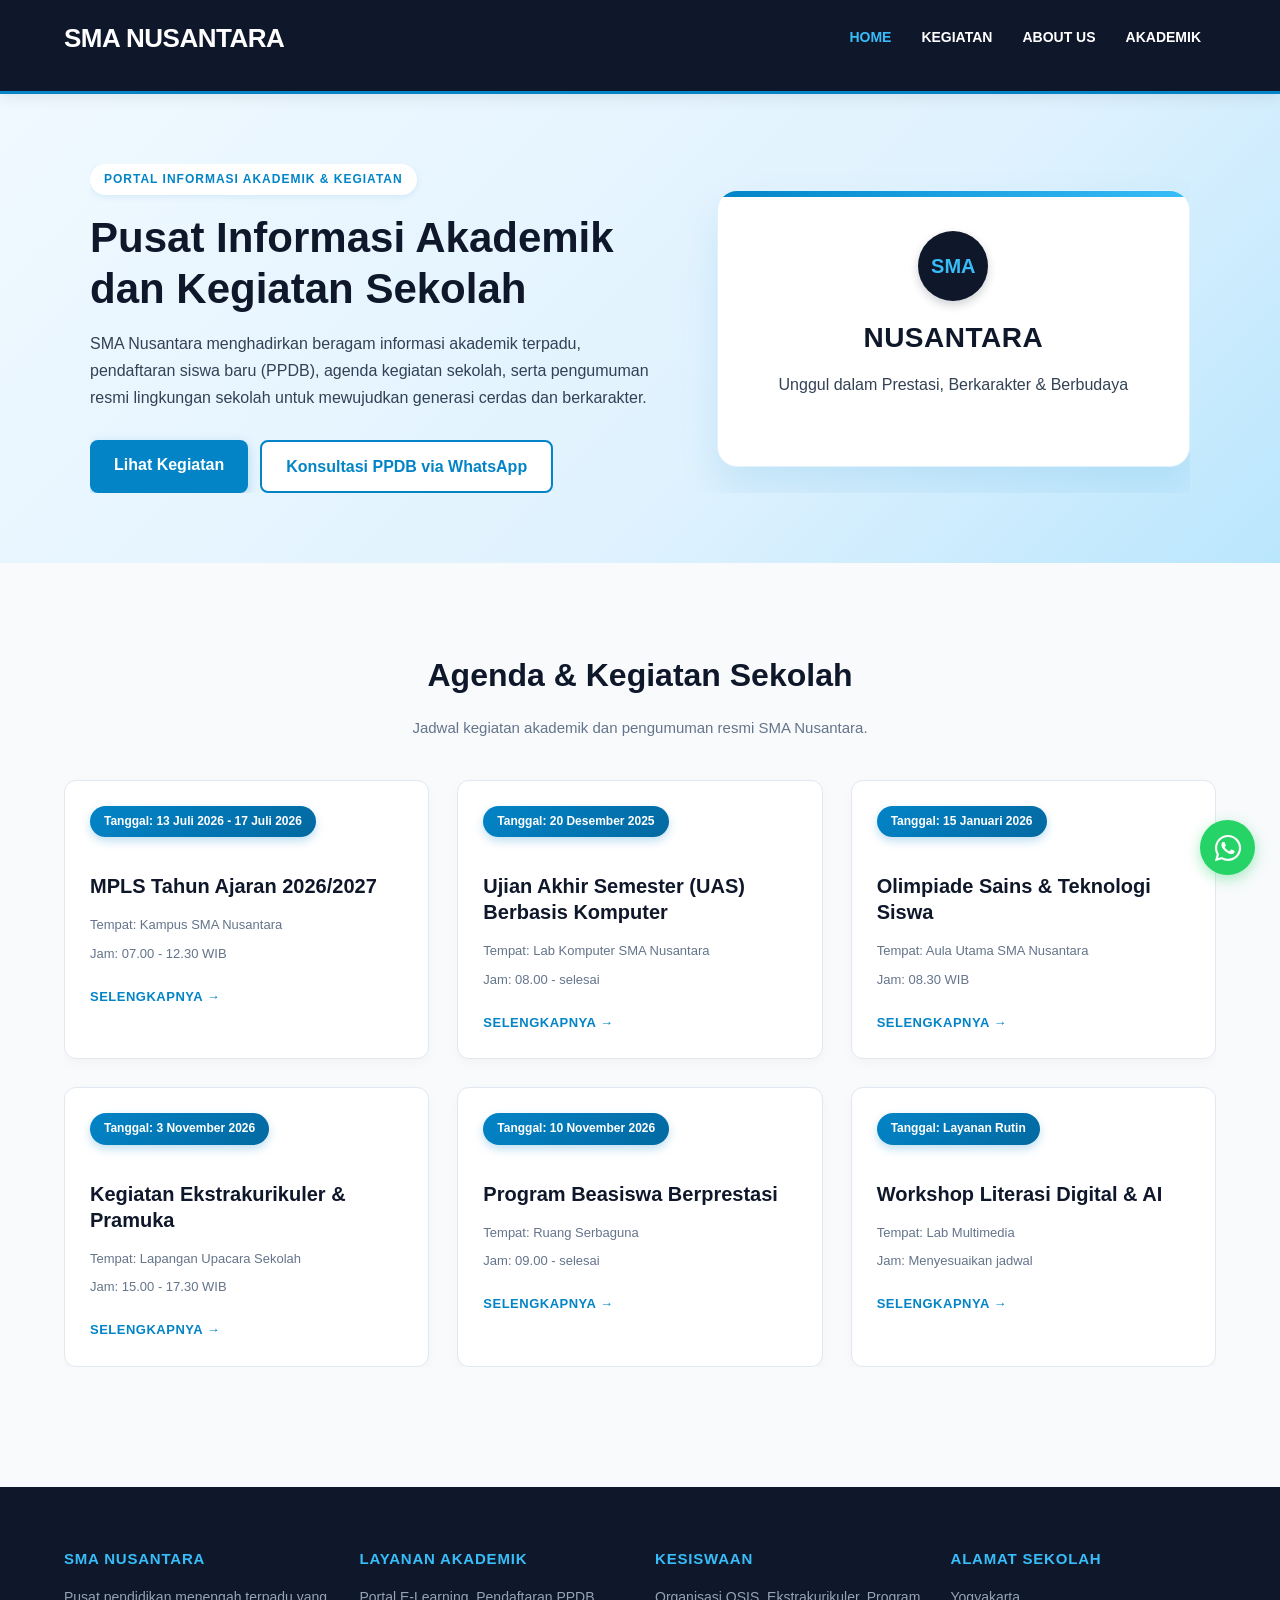
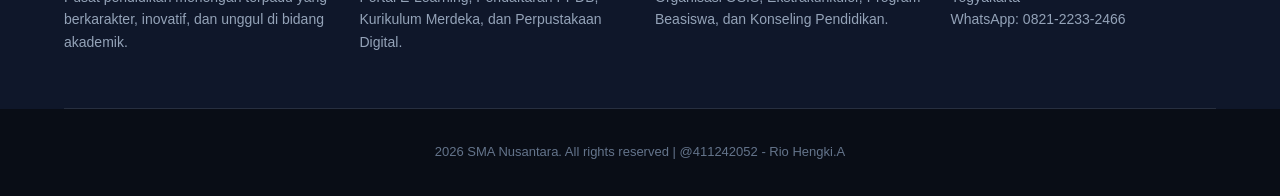
<file: index.html>
<!DOCTYPE html>
<html lang="id">
<head>
    <meta charset="utf-8">
    <meta name="viewport" content="width=device-width, initial-scale=1.0">
    <meta name="author" content="Rio">
    <title>SMA Nusantara | Home</title>
    <link rel="stylesheet" href="./style.css"><!-- Menghubungkan file CSS -->
</head>
<body>
        <!-- Header & Navigasi -->
    <header>
        <div class="container">
            <div id="branding">
                <h1>SMA NUSANTARA</h1>
            </div>
            <nav>
                <ul>
                    <li class="current"><a href="index.html">Home</a></li>
                    <li><a href="#kegiatan">Kegiatan</a></li>
                    <li><a href="about.html">About Us</a></li>
                    <li><a href="services.html">Akademik</a></li>
                </ul>
            </nav>
        </div>
    </header>

    <!-- BANNER / SHOWCASE -->
    <section id="showcase">
        <div class="container showcase-wrap">
            <!-- Sisi Kiri: Teks & Tombol Aksi -->
            <div class="showcase-text">
                <span class="badge">Portal Informasi Akademik &amp; Kegiatan</span>
                <h1>Pusat Informasi Akademik dan Kegiatan Sekolah</h1>
                <p>SMA Nusantara menghadirkan beragam informasi akademik terpadu, pendaftaran siswa baru (PPDB), agenda kegiatan sekolah, serta pengumuman resmi lingkungan sekolah untuk mewujudkan generasi cerdas dan berkarakter.</p>
                
                <div class="showcase-actions">
                    <a href="#kegiatan" class="btn-primary">Lihat Kegiatan</a>
                    <a href="https://wa.me/" target="_blank" class="btn-outline">Konsultasi PPDB via WhatsApp</a>
                </div>
            </div>

            <div class="showcase-visual">
                <div class="school-card-box">
                    <div class="school-logo-placeholder">SMA</div>
                    <h2>NUSANTARA</h2>
                    <p>Unggul dalam Prestasi, Berkarakter &amp; Berbudaya</p>
                </div>
            </div>
        </div>
    </section>

    <!-- Section Kegiatan / Agenda Sekolah -->
    <section id="kegiatan" class="kegiatan-section">
        <div class="container">
            <h2>Agenda &amp; Kegiatan Sekolah</h2>
            <p class="subtitle">Jadwal kegiatan akademik dan pengumuman resmi SMA Nusantara.</p>

            <div class="kegiatan-grid">
                
                <!-- Agenda 1 -->
                <div class="card card-agenda">
                    <div class="card-body">
                        <div class="agenda-badge">Tanggal: 13 Juli 2026 - 17 Juli 2026</div>
                        <h3 class="card-title">MPLS Tahun Ajaran 2026/2027</h3>
                        <p class="agenda-info">Tempat: Kampus SMA Nusantara</p>
                        <p class="agenda-info">Jam: 07.00 - 12.30 WIB</p>
                        <a href="detail-kegiatan1.html" class="card-link">SELENGKAPNYA &rarr;</a>
                    </div>
                </div>

                <!-- Agenda 2 -->
                <div class="card card-agenda">
                    <div class="card-body">
                        <div class="agenda-badge">Tanggal: 20 Desember 2025</div>
                        <h3 class="card-title">Ujian Akhir Semester (UAS) Berbasis Komputer</h3>
                        <p class="agenda-info">Tempat: Lab Komputer SMA Nusantara</p>
                        <p class="agenda-info">Jam: 08.00 - selesai</p>
                        <a href="detail-kegiatan2.html" class="card-link">SELENGKAPNYA &rarr;</a>
                    </div>
                </div>

                <!-- Agenda 3 -->
                <div class="card card-agenda">
                    <div class="card-body">
                        <div class="agenda-badge">Tanggal: 15 Januari 2026</div>
                        <h3 class="card-title">Olimpiade Sains &amp; Teknologi Siswa</h3>
                        <p class="agenda-info">Tempat: Aula Utama SMA Nusantara</p>
                        <p class="agenda-info">Jam: 08.30 WIB</p>
                        <a href="detail-kegiatan3.html" class="card-link">SELENGKAPNYA &rarr;</a>
                    </div>
                </div>

                <!-- Agenda 4 -->
                <div class="card card-agenda">
                    <div class="card-body">
                        <div class="agenda-badge">Tanggal: 3 November 2026</div>
                        <h3 class="card-title">Kegiatan Ekstrakurikuler &amp; Pramuka</h3>
                        <p class="agenda-info">Tempat: Lapangan Upacara Sekolah</p>
                        <p class="agenda-info">Jam: 15.00 - 17.30 WIB</p>
                        <a href="detail-kegiatan4.html" class="card-link">SELENGKAPNYA &rarr;</a>
                    </div>
                </div>

                <!-- Agenda 5 -->
                <div class="card card-agenda">
                    <div class="card-body">
                        <div class="agenda-badge">Tanggal: 10 November 2026</div>
                        <h3 class="card-title">Program Beasiswa Berprestasi</h3>
                        <p class="agenda-info">Tempat: Ruang Serbaguna</p>
                        <p class="agenda-info">Jam: 09.00 - selesai</p>
                        <a href="detail-kegiatan5.html" class="card-link">SELENGKAPNYA &rarr;</a>
                    </div>
                </div>

                <!-- Agenda 6 -->
                <div class="card card-agenda">
                    <div class="card-body">
                        <div class="agenda-badge">Tanggal: Layanan Rutin</div>
                        <h3 class="card-title">Workshop Literasi Digital &amp; AI</h3>
                        <p class="agenda-info">Tempat: Lab Multimedia</p>
                        <p class="agenda-info">Jam: Menyesuaikan jadwal</p>
                        <a href="detail-kegiatan6.html" class="card-link">SELENGKAPNYA &rarr;</a>
                    </div>
                </div>

            </div>
        </div>
    </section>

    <!-- Footer Profesional Berkolom -->
    <footer>
        <div class="container footer-container">
            <div class="footer-col">
                <h3>SMA NUSANTARA</h3>
                <p>Pusat pendidikan menengah terpadu yang berkarakter, inovatif, dan unggul di bidang akademik.</p>
            </div>
            <div class="footer-col">
                <h3>LAYANAN AKADEMIK</h3>
                <p>Portal E-Learning, Pendaftaran PPDB, Kurikulum Merdeka, dan Perpustakaan Digital.</p>
            </div>
            <div class="footer-col">
                <h3>KESISWAAN</h3>
                <p>Organisasi OSIS, Ekstrakurikuler, Program Beasiswa, dan Konseling Pendidikan.</p>
            </div>
            <div class="footer-col">
                <h3>ALAMAT SEKOLAH</h3>
                <p>Yogyakarta<br>WhatsApp: 0821-2233-2466</p>
            </div>
        </div>
        <div class="footer-bottom">
            <p>2026 SMA Nusantara. All rights reserved | @411242052 - Rio Hengki.A</p>
        </div>
    </footer>

    <!-- Tombol WhatsApp Mengambang (Floating WA) -->
    <a href="https://wa.me/6282122332466?text=Halo%20SMA%20Nusantara,%20saya%20tertarik%20dengan%20informasi%20sekolah" class="floating-wa" target="_blank" title="Hubungi Kami via WhatsApp">
        <svg xmlns="http://www.w3.org/2000/svg" viewBox="0 0 448 512"><path fill="#ffffff" d="M380.9 97.1C339 55.1 283.2 32 223.9 32c-122.4 0-222 99.6-222 222 0 39.1 10.2 77.3 29.6 111L0 480l117.7-30.9c32.4 17.7 68.9 27 106.1 27h.1c122.3 0 224.1-99.6 224.1-222 0-59.3-25.2-115-67.1-157zm-157 341.6c-33.2 0-65.7-8.9-94-25.7l-6.7-4-69.8 18.3L72 359.2l-4.4-7c-18.5-29.4-28.2-63.3-28.2-98.2 0-101.7 82.8-184.5 184.6-184.5 49.3 0 95.6 19.2 130.4 54.1 34.8 34.9 56.2 81.2 56.1 130.5 0 101.8-84.9 184.6-186.6 184.6zm101.2-138.2c-5.5-2.8-32.8-16.2-37.9-18.1-5.1-1.9-8.8-2.8-12.5 2.8-3.7 5.6-14.3 18.1-17.6 21.8-3.2 3.7-6.5 4.2-12 1.4-32.6-16.3-54-29.1-75.5-66-5.7-9.8 5.7-9.1 16.3-30.3 1.8-3.7.9-6.9-.5-9.7-1.4-2.8-12.5-30.1-17.1-41.2-4.5-10.8-9.1-9.3-12.5-9.5-3.2-.2-6.9-.2-10.6-.2-3.7 0-9.7 1.4-14.8 6.9-5.1 5.6-19.4 19-19.4 46.3 0 27.3 19.9 53.7 22.6 57.4 2.8 3.7 39.1 59.7 94.8 83.8 35.2 15.2 49 16.6 66.4 14 10.7-1.6 32.8-13.4 37.4-26.4 4.6-13 4.6-24.1 3.2-26.4-1.3-2.5-5-3.9-10.5-6.6z"/></svg>
    </a>

</body>
</html>
</file>
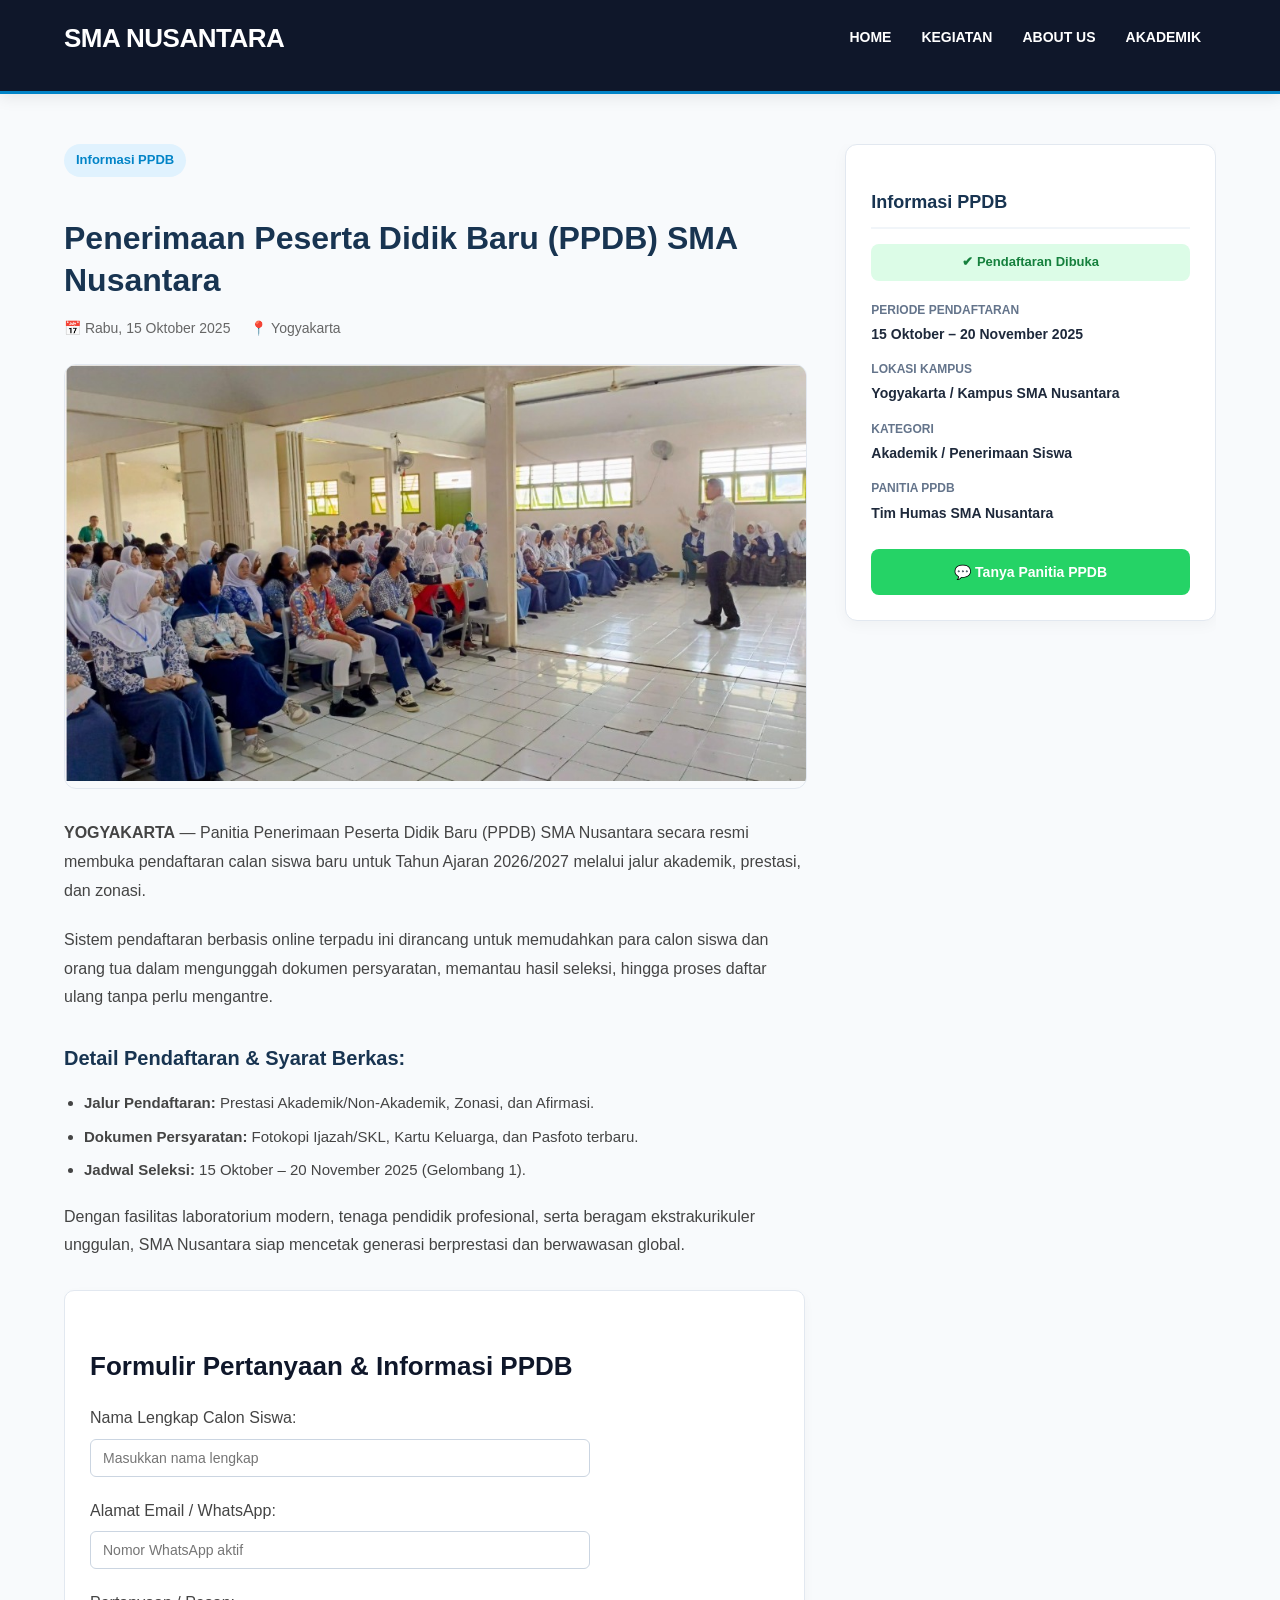
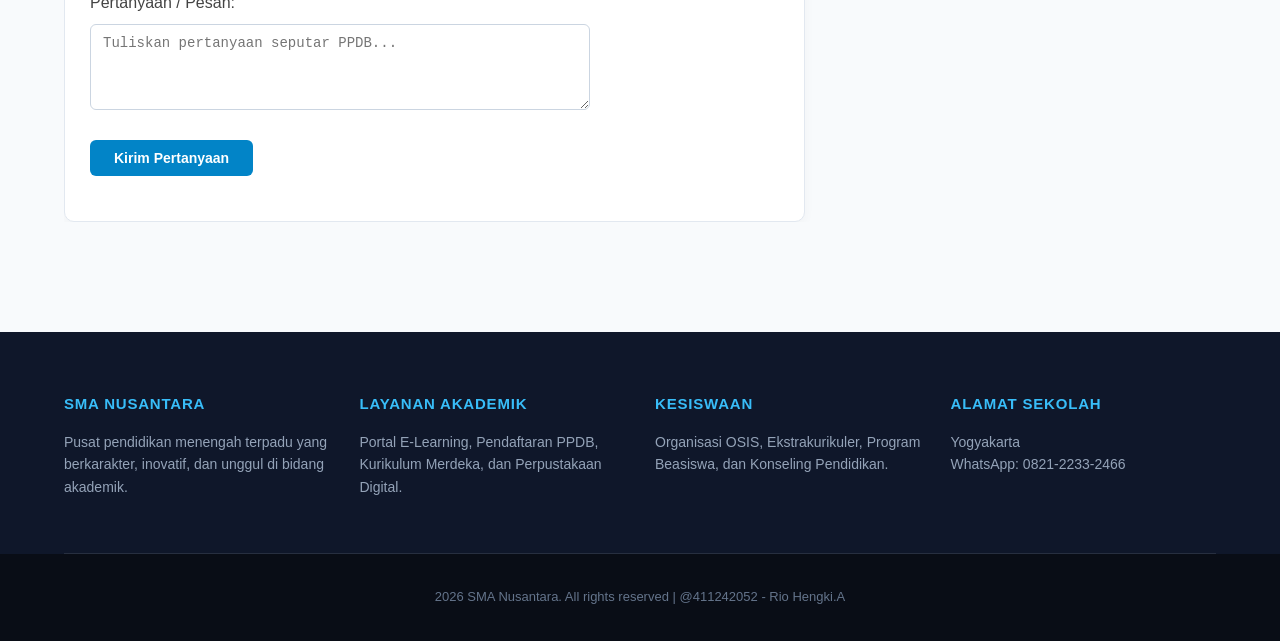
<file: detail-kegiatan1.html>
<!DOCTYPE html>
<html lang="id">
<head>
    <meta charset="utf-8">
    <meta name="viewport" content="width=device-width, initial-scale=1.0">
    <meta name="author" content="Rio">
    <title>PPDB | Penerimaan Peserta Didik Baru - SMA Nusantara</title>

    <!-- Menghubungkan file CSS utama dan css detail1-->
    <link rel="stylesheet" href="./style.css">
    <link rel="stylesheet" href="./style-detail1.css">
</head>
<body>

    <!-- Header & Navigasi -->
    <header>
        <div class="container">
            <div id="branding">
                <h1>SMA NUSANTARA</h1>
            </div>
            <nav>
                <ul>
                    <li><a href="index.html">Home</a></li>
                    <li><a href="index.html#kegiatan">Kegiatan</a></li>
                    <li><a href="about.html">About Us</a></li>
                    <li><a href="services.html">Akademik</a></li>
                </ul>
            </nav>
        </div>
    </header>

    <!-- Bagian Konten Detail (Layout 2 Kolom: Artikel & Sidebar) -->
    <section class="detail-section">
        <div class="container detail-wrapper">
            
            <!-- Kolom Kiri: Judul, Gambar Utama, & Artikel Lengkap -->
            <div class="detail-main">
                <span class="badge-kategori">Informasi PPDB</span>
                <h1>Penerimaan Peserta Didik Baru (PPDB) SMA Nusantara</h1>
                
                <div class="detail-meta-info">
                    <span>📅 Rabu, 15 Oktober 2025</span>
                    <span>📍 Yogyakarta</span>
                </div>

                <!-- Gambar Utama Kegiatan -->
                <div class="detail-img-box">
                    <img src="./img/kegiatan1.jpeg" alt="PPDB SMA Nusantara">
                </div>
                
                <!-- Paragraf Penjelasan Lengkap -->
                <div class="detail-article">
                    <p><strong>YOGYAKARTA</strong> — Panitia Penerimaan Peserta Didik Baru (PPDB) SMA Nusantara secara resmi membuka pendaftaran calan siswa baru untuk Tahun Ajaran 2026/2027 melalui jalur akademik, prestasi, dan zonasi.</p>
                    
                    <p>Sistem pendaftaran berbasis online terpadu ini dirancang untuk memudahkan para calon siswa dan orang tua dalam mengunggah dokumen persyaratan, memantau hasil seleksi, hingga proses daftar ulang tanpa perlu mengantre.</p>

                    <h3>Detail Pendaftaran & Syarat Berkas:</h3>
                    <ul>
                        <li><strong>Jalur Pendaftaran:</strong> Prestasi Akademik/Non-Akademik, Zonasi, dan Afirmasi.</li>
                        <li><strong>Dokumen Persyaratan:</strong> Fotokopi Ijazah/SKL, Kartu Keluarga, dan Pasfoto terbaru.</li>
                        <li><strong>Jadwal Seleksi:</strong> 15 Oktober – 20 November 2025 (Gelombang 1).</li>
                    </ul>

                    <p>Dengan fasilitas laboratorium modern, tenaga pendidik profesional, serta beragam ekstrakurikuler unggulan, SMA Nusantara siap mencetak generasi berprestasi dan berwawasan global.</p>

                    <!-- Form Pendaftaran / Kontak (Integrasi Tugas Modul 4) -->
                    <div class="form-section">
                        <h3 id="judul-detail">Formulir Pertanyaan &amp; Informasi PPDB</h3>
                        <form action="#" method="POST">
                            <p>
                                <label for="nama">Nama Lengkap Calon Siswa:</label><br>
                                <input type="text" id="nama" name="nama" class="kotak-input" placeholder="Masukkan nama lengkap" required>
                            </p>
                            <p>
                                <label for="email">Alamat Email / WhatsApp:</label><br>
                                <input type="text" id="email" name="email" class="kotak-input" placeholder="Nomor WhatsApp aktif" required>
                            </p>
                            <p>
                                <label for="pesan">Pertanyaan / Pesan:</label><br>
                                <textarea id="pesan" name="pesan" class="kotak-input" rows="4" placeholder="Tuliskan pertanyaan seputar PPDB..." required></textarea>
                            </p>
                            <p>
                                <button type="submit" class="tombol-submit">Kirim Pertanyaan</button>
                            </p>
                        </form>
                    </div>

                </div>
            </div>

            <!-- Kolom Kanan: Sidebar Informasi Kegiatan -->
            <div class="detail-sidebar">
                <div class="sidebar-card">
                    <h3>Informasi PPDB</h3>
                    <div class="status-badge">✔ Pendaftaran Dibuka</div>
                    
                    <ul class="sidebar-info-list">
                        <li>
                            <strong>Periode Pendaftaran</strong>
                            <span>15 Oktober – 20 November 2025</span>
                        </li>
                        <li>
                            <strong>Lokasi Kampus</strong>
                            <span>Yogyakarta / Kampus SMA Nusantara</span>
                        </li>
                        <li>
                            <strong>Kategori</strong>
                            <span>Akademik / Penerimaan Siswa</span>
                        </li>
                        <li>
                            <strong>Panitia PPDB</strong>
                            <span>Tim Humas SMA Nusantara</span>
                        </li>
                    </ul>

                    <a href="https://wa.me/6282122332466?text=Halo%20Panitia%20PPDB%20SMA%20Nusantara,%20saya%20ingin%20konsultasi%20pendaftaran" class="btn-sidebar-wa" target="_blank">
                        💬 Tanya Panitia PPDB
                    </a>
                </div>
            </div>

        </div>
    </section>

    <!-- Footer -->
    <footer>
        <div class="container footer-container">
            <div class="footer-col">
                <h3>SMA NUSANTARA</h3>
                <p>Pusat pendidikan menengah terpadu yang berkarakter, inovatif, dan unggul di bidang akademik.</p>
            </div>
            <div class="footer-col">
                <h3>LAYANAN AKADEMIK</h3>
                <p>Portal E-Learning, Pendaftaran PPDB, Kurikulum Merdeka, dan Perpustakaan Digital.</p>
            </div>
            <div class="footer-col">
                <h3>KESISWAAN</h3>
                <p>Organisasi OSIS, Ekstrakurikuler, Program Beasiswa, dan Konseling Pendidikan.</p>
            </div>
            <div class="footer-col">
                <h3>ALAMAT SEKOLAH</h3>
                <p>Yogyakarta<br>WhatsApp: 0821-2233-2466</p>
            </div>
        </div>
        <div class="footer-bottom">
            <p>2026 SMA Nusantara. All rights reserved | @411242052 - Rio Hengki.A</p>
        </div>
    </footer>

</body>
</html>
</file>
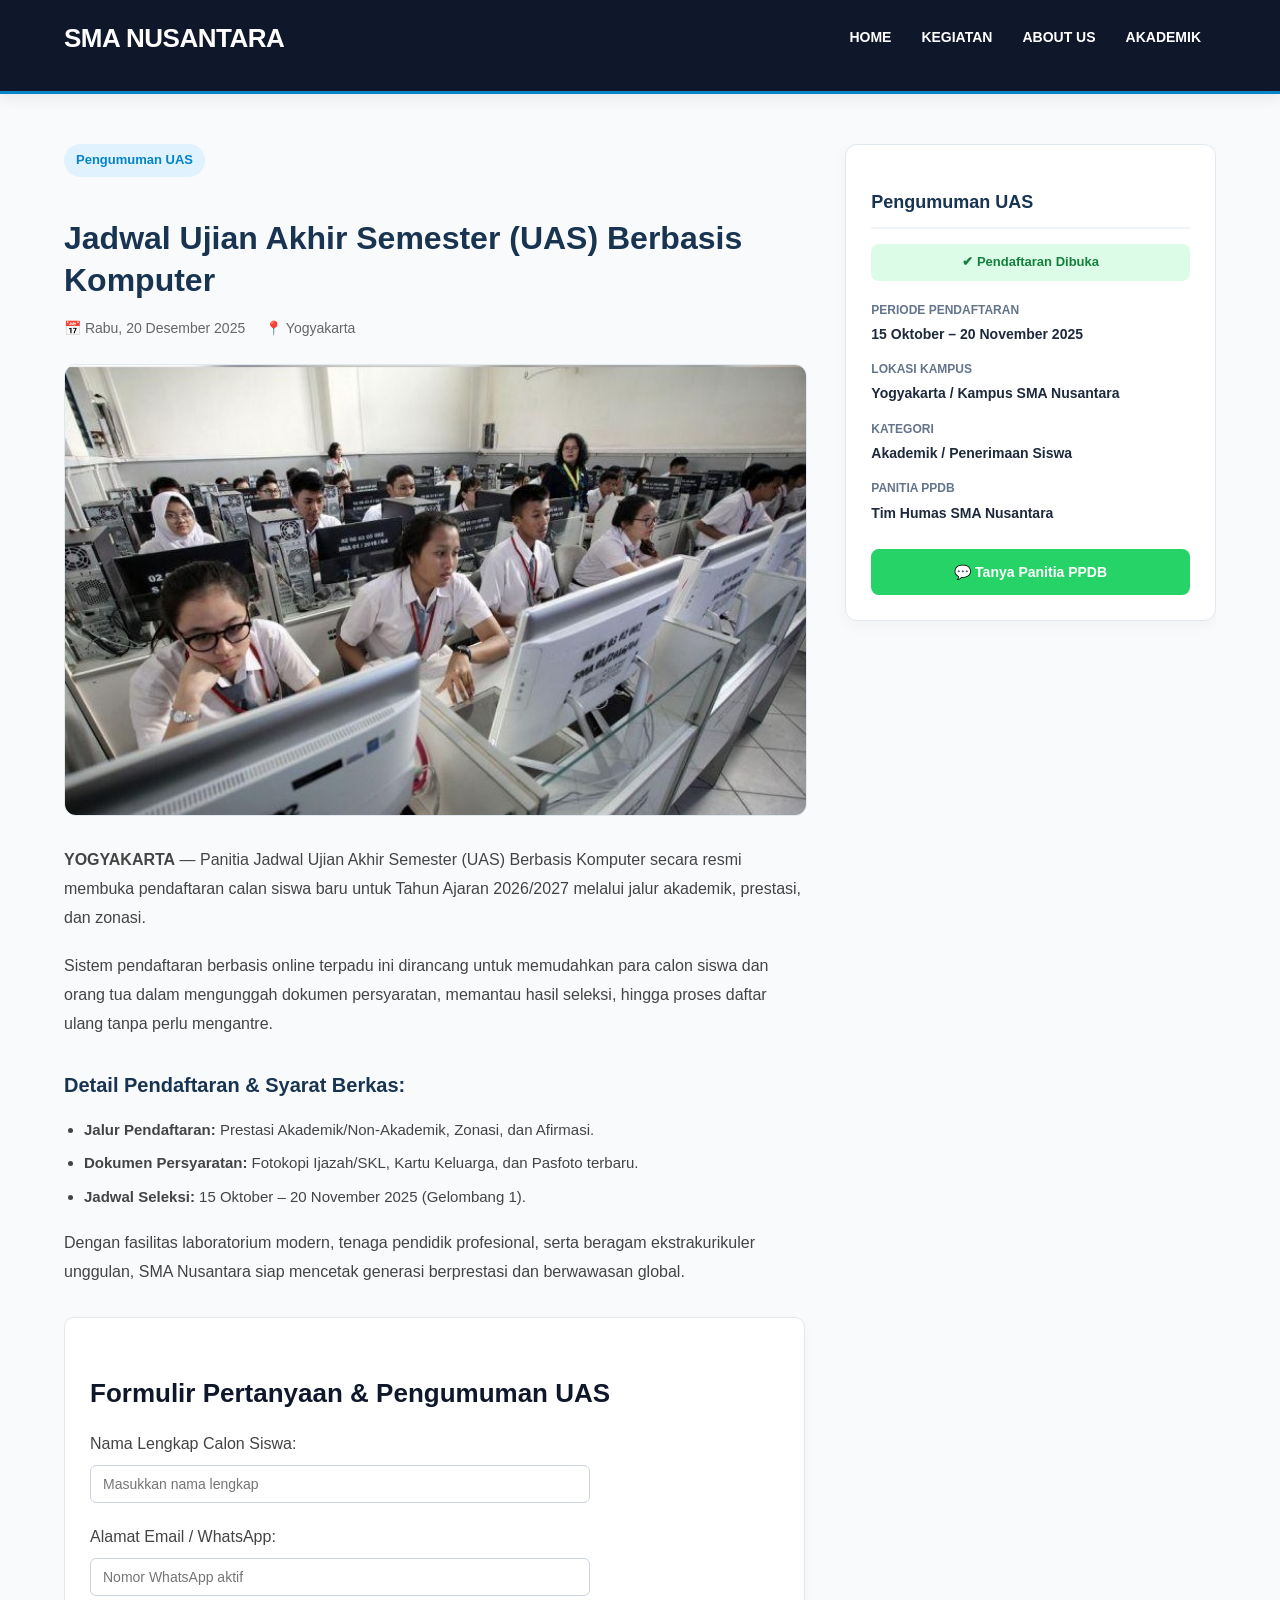
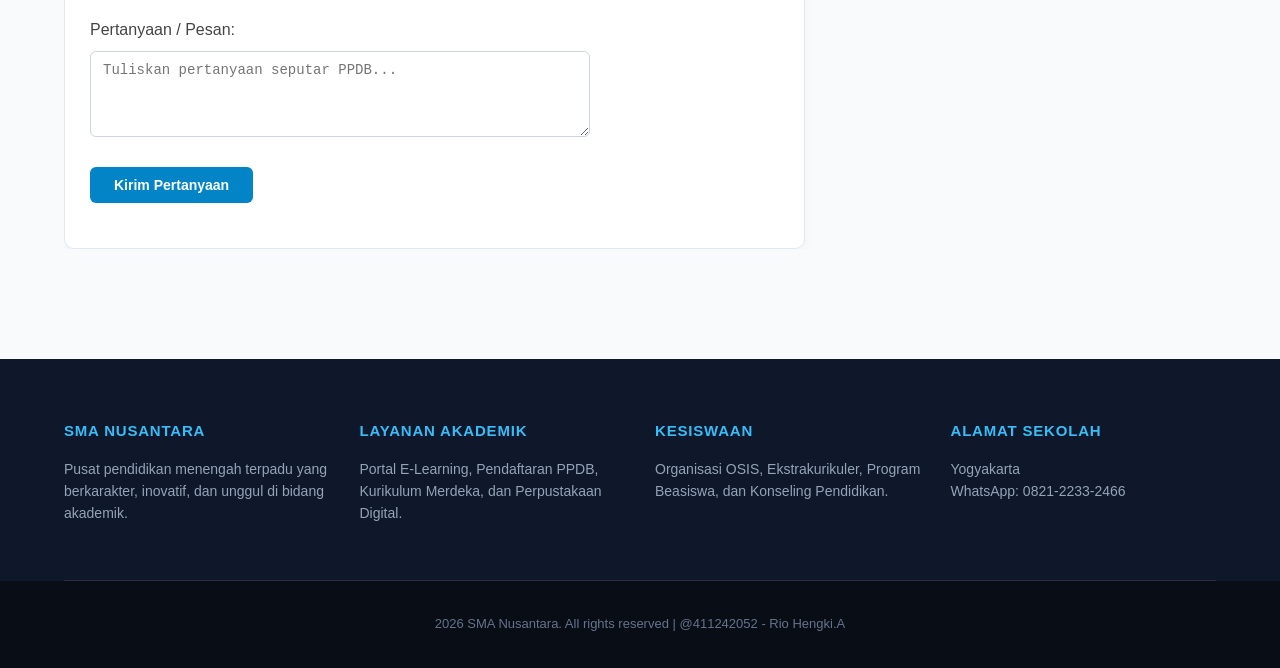
<file: detail-kegiatan2.html>
<!DOCTYPE html>
<html lang="id">
<head>
    <meta charset="utf-8">
    <meta name="viewport" content="width=device-width, initial-scale=1.0">
    <meta name="author" content="Rio">
    <title>PPDB | Penerimaan Peserta Didik Baru - SMA Nusantara</title>

    <!-- Menghubungkan file CSS utama dan css detail1-->
    <link rel="stylesheet" href="./style.css">
    <link rel="stylesheet" href="./style-detail1.css">
</head>
<body>

    <!-- Header & Navigasi -->
    <header>
        <div class="container">
            <div id="branding">
                <h1>SMA NUSANTARA</h1>
            </div>
            <nav>
                <ul>
                    <li><a href="index.html">Home</a></li>
                    <li><a href="index.html#kegiatan">Kegiatan</a></li>
                    <li><a href="about.html">About Us</a></li>
                    <li><a href="services.html">Akademik</a></li>
                </ul>
            </nav>
        </div>
    </header>

    <!-- Bagian Konten Detail (Layout 2 Kolom: Artikel & Sidebar) -->
    <section class="detail-section">
        <div class="container detail-wrapper">
            
            <!-- Kolom Kiri: Judul, Gambar Utama, & Artikel Lengkap -->
            <div class="detail-main">
                <span class="badge-kategori">Pengumuman UAS</span>
                <h1>Jadwal Ujian Akhir Semester (UAS) Berbasis Komputer</h1>
                
                <div class="detail-meta-info">
                    <span>📅 Rabu, 20 Desember 2025</span>
                    <span>📍 Yogyakarta</span>
                </div>

                <!-- Gambar Utama Kegiatan -->
                <div class="detail-img-box">
                    <img src="./img/kegiatan2.jpeg" alt="PPDB SMA Nusantara">
                </div>

                <!-- Paragraf Penjelasan Lengkap -->
                <div class="detail-article">
                    <p><strong>YOGYAKARTA</strong> — Panitia Jadwal Ujian Akhir Semester (UAS) Berbasis Komputer secara resmi membuka pendaftaran calan siswa baru untuk Tahun Ajaran 2026/2027 melalui jalur akademik, prestasi, dan zonasi.</p>
                    
                    <p>Sistem pendaftaran berbasis online terpadu ini dirancang untuk memudahkan para calon siswa dan orang tua dalam mengunggah dokumen persyaratan, memantau hasil seleksi, hingga proses daftar ulang tanpa perlu mengantre.</p>

                    <h3>Detail Pendaftaran & Syarat Berkas:</h3>
                    <ul>
                        <li><strong>Jalur Pendaftaran:</strong> Prestasi Akademik/Non-Akademik, Zonasi, dan Afirmasi.</li>
                        <li><strong>Dokumen Persyaratan:</strong> Fotokopi Ijazah/SKL, Kartu Keluarga, dan Pasfoto terbaru.</li>
                        <li><strong>Jadwal Seleksi:</strong> 15 Oktober – 20 November 2025 (Gelombang 1).</li>
                    </ul>

                    <p>Dengan fasilitas laboratorium modern, tenaga pendidik profesional, serta beragam ekstrakurikuler unggulan, SMA Nusantara siap mencetak generasi berprestasi dan berwawasan global.</p>

                    <!-- Form Pendaftaran / Kontak (Integrasi Tugas Modul 4) -->
                    <div class="form-section">
                        <h3 id="judul-detail">Formulir Pertanyaan &amp; Pengumuman UAS</h3>
                        <form action="#" method="POST">
                            <p>
                                <label for="nama">Nama Lengkap Calon Siswa:</label><br>
                                <input type="text" id="nama" name="nama" class="kotak-input" placeholder="Masukkan nama lengkap" required>
                            </p>
                            <p>
                                <label for="email">Alamat Email / WhatsApp:</label><br>
                                <input type="text" id="email" name="email" class="kotak-input" placeholder="Nomor WhatsApp aktif" required>
                            </p>
                            <p>
                                <label for="pesan">Pertanyaan / Pesan:</label><br>
                                <textarea id="pesan" name="pesan" class="kotak-input" rows="4" placeholder="Tuliskan pertanyaan seputar PPDB..." required></textarea>
                            </p>
                            <p>
                                <button type="submit" class="tombol-submit">Kirim Pertanyaan</button>
                            </p>
                        </form>
                    </div>

                </div>
            </div>

            <!-- Kolom Kanan: Sidebar Informasi Kegiatan -->
            <div class="detail-sidebar">
                <div class="sidebar-card">
                    <h3>Pengumuman UAS</h3>
                    <div class="status-badge">✔ Pendaftaran Dibuka</div>
                    
                    <ul class="sidebar-info-list">
                        <li>
                            <strong>Periode Pendaftaran</strong>
                            <span>15 Oktober – 20 November 2025</span>
                        </li>
                        <li>
                            <strong>Lokasi Kampus</strong>
                            <span>Yogyakarta / Kampus SMA Nusantara</span>
                        </li>
                        <li>
                            <strong>Kategori</strong>
                            <span>Akademik / Penerimaan Siswa</span>
                        </li>
                        <li>
                            <strong>Panitia PPDB</strong>
                            <span>Tim Humas SMA Nusantara</span>
                        </li>
                    </ul>

                    <a href="https://wa.me/6282122332466?text=Halo%20Panitia%20PPDB%20SMA%20Nusantara,%20saya%20ingin%20konsultasi%20pendaftaran" class="btn-sidebar-wa" target="_blank">
                        💬 Tanya Panitia PPDB
                    </a>
                </div>
            </div>

        </div>
    </section>

    <!-- Footer -->
    <footer>
        <div class="container footer-container">
            <div class="footer-col">
                <h3>SMA NUSANTARA</h3>
                <p>Pusat pendidikan menengah terpadu yang berkarakter, inovatif, dan unggul di bidang akademik.</p>
            </div>
            <div class="footer-col">
                <h3>LAYANAN AKADEMIK</h3>
                <p>Portal E-Learning, Pendaftaran PPDB, Kurikulum Merdeka, dan Perpustakaan Digital.</p>
            </div>
            <div class="footer-col">
                <h3>KESISWAAN</h3>
                <p>Organisasi OSIS, Ekstrakurikuler, Program Beasiswa, dan Konseling Pendidikan.</p>
            </div>
            <div class="footer-col">
                <h3>ALAMAT SEKOLAH</h3>
                <p>Yogyakarta<br>WhatsApp: 0821-2233-2466</p>
            </div>
        </div>
        <div class="footer-bottom">
            <p>2026 SMA Nusantara. All rights reserved | @411242052 - Rio Hengki.A</p>
        </div>
    </footer>

</body>
</html>
</file>
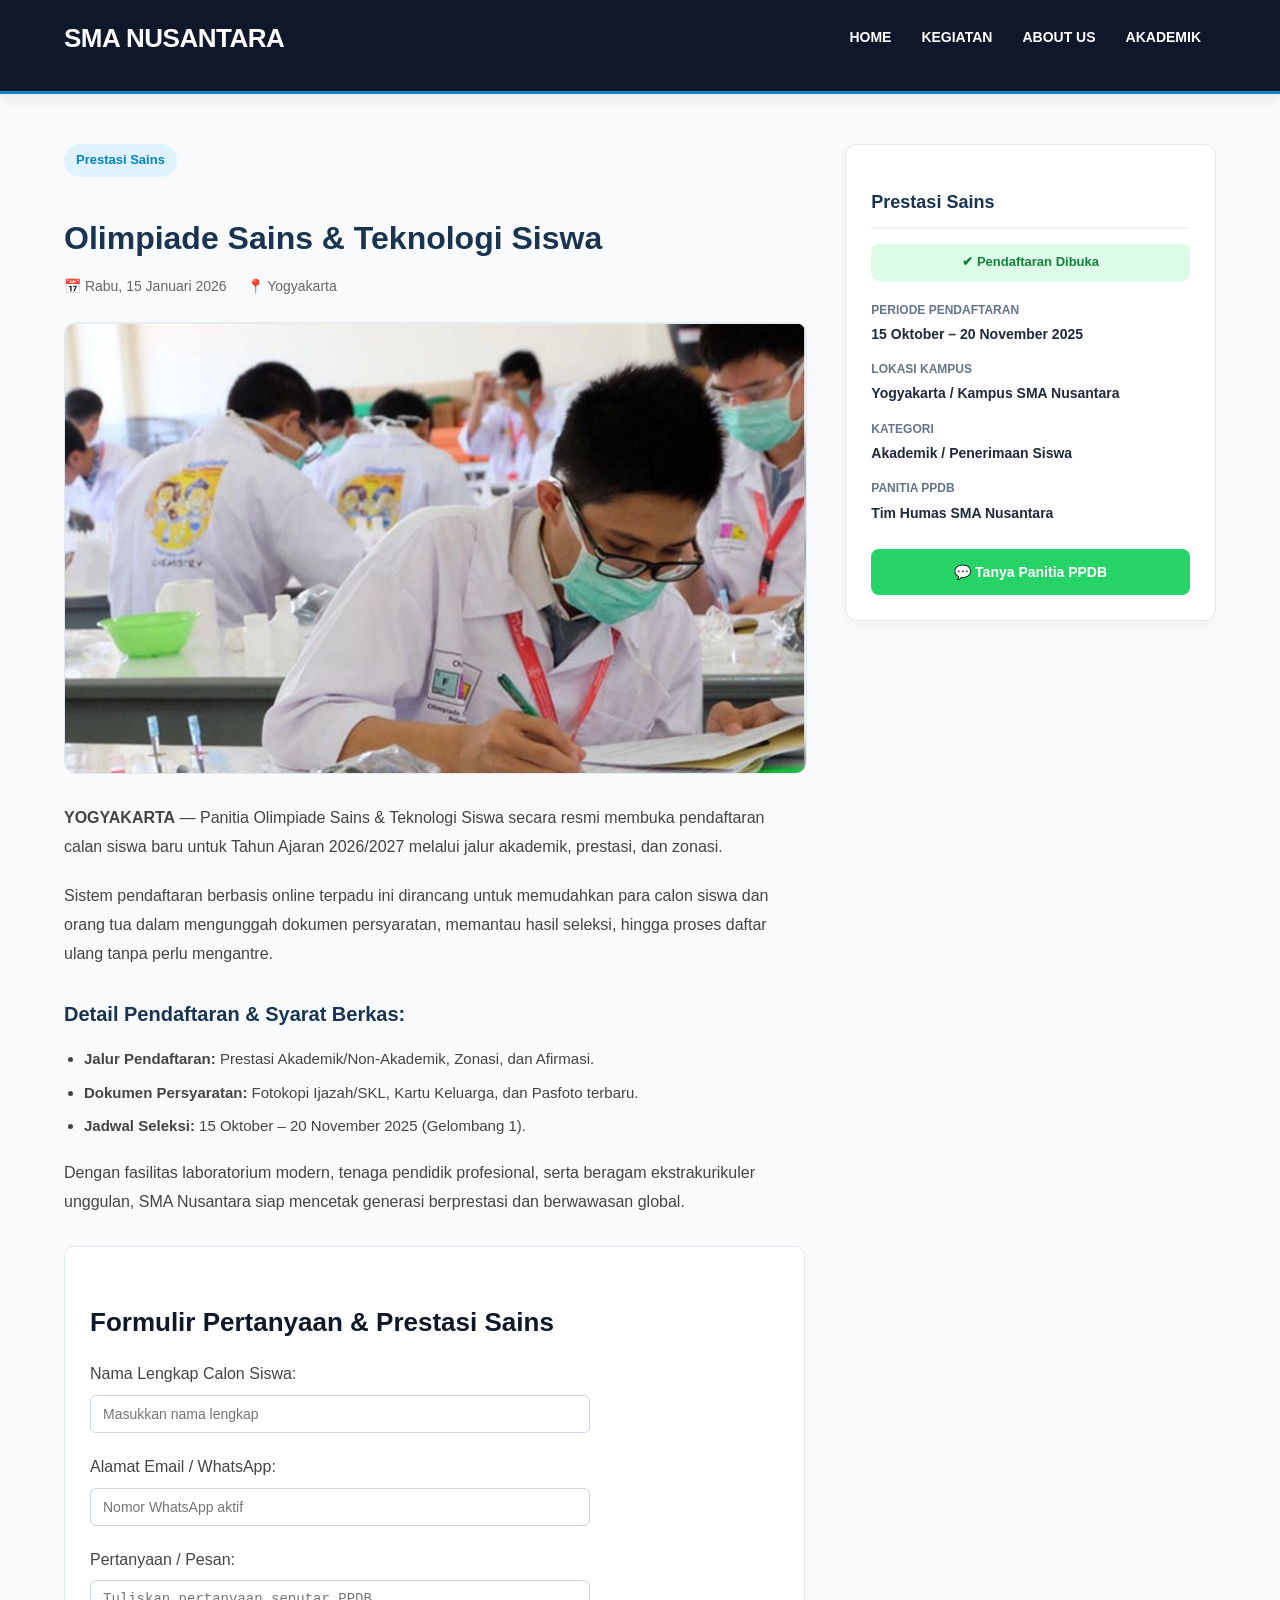
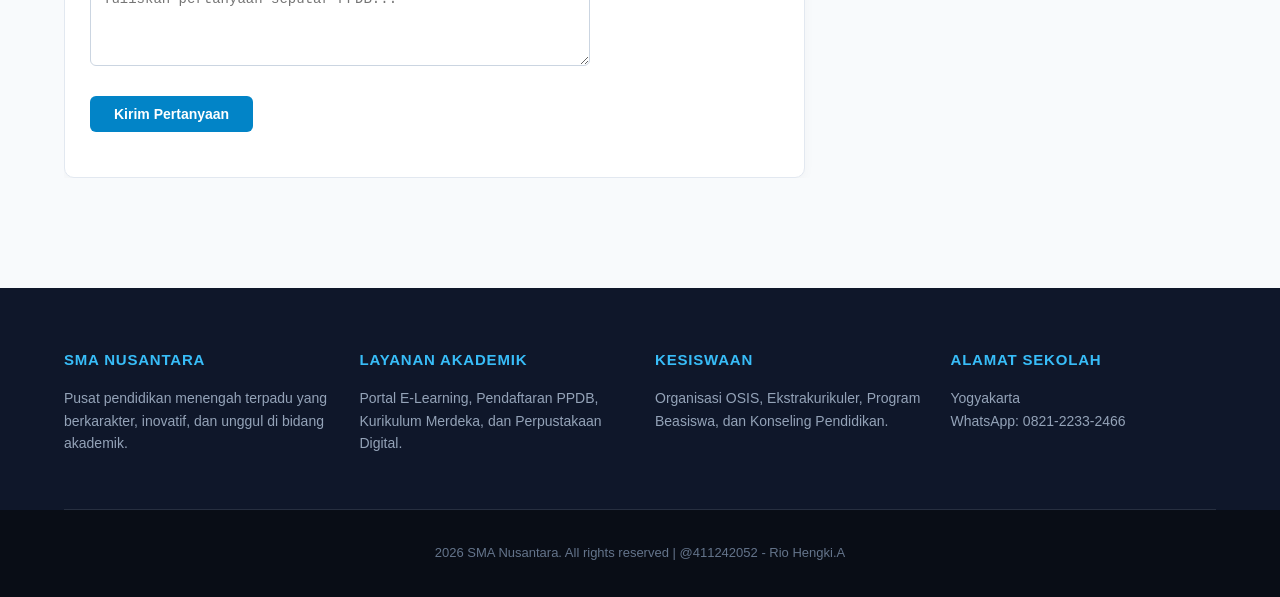
<file: detail-kegiatan3.html>
<!DOCTYPE html>
<html lang="id">
<head>
    <meta charset="utf-8">
    <meta name="viewport" content="width=device-width, initial-scale=1.0">
    <meta name="author" content="Rio">
    <title>PPDB | Penerimaan Peserta Didik Baru - SMA Nusantara</title>

    <!-- Menghubungkan file CSS utama dan css detail1-->
    <link rel="stylesheet" href="./style.css">
    <link rel="stylesheet" href="./style-detail1.css">
</head>
<body>

    <!-- Header & Navigasi -->
    <header>
        <div class="container">
            <div id="branding">
                <h1>SMA NUSANTARA</h1>
            </div>
            <nav>
                <ul>
                    <li><a href="index.html">Home</a></li>
                    <li><a href="index.html#kegiatan">Kegiatan</a></li>
                    <li><a href="about.html">About Us</a></li>
                    <li><a href="services.html">Akademik</a></li>
                </ul>
            </nav>
        </div>
    </header>

    <!-- Bagian Konten Detail (Layout 2 Kolom: Artikel & Sidebar) -->
    <section class="detail-section">
        <div class="container detail-wrapper">
            
            <!-- Kolom Kiri: Judul, Gambar Utama, & Artikel Lengkap -->
            <div class="detail-main">
                <span class="badge-kategori">Prestasi Sains</span>
                <h1>Olimpiade Sains & Teknologi Siswa</h1>
                
                <div class="detail-meta-info">
                    <span>📅 Rabu, 15 Januari 2026</span>
                    <span>📍 Yogyakarta</span>
                </div>

                <!-- Gambar Utama Kegiatan -->
                <div class="detail-img-box">
                    <img src="./img/kegiatan3.jpeg" alt="PPDB SMA Nusantara">
                </div>

                <!-- Paragraf Penjelasan Lengkap -->
                <div class="detail-article">
                    <p><strong>YOGYAKARTA</strong> — Panitia Olimpiade Sains & Teknologi Siswa secara resmi membuka pendaftaran calan siswa baru untuk Tahun Ajaran 2026/2027 melalui jalur akademik, prestasi, dan zonasi.</p>
                    
                    <p>Sistem pendaftaran berbasis online terpadu ini dirancang untuk memudahkan para calon siswa dan orang tua dalam mengunggah dokumen persyaratan, memantau hasil seleksi, hingga proses daftar ulang tanpa perlu mengantre.</p>

                    <h3>Detail Pendaftaran & Syarat Berkas:</h3>
                    <ul>
                        <li><strong>Jalur Pendaftaran:</strong> Prestasi Akademik/Non-Akademik, Zonasi, dan Afirmasi.</li>
                        <li><strong>Dokumen Persyaratan:</strong> Fotokopi Ijazah/SKL, Kartu Keluarga, dan Pasfoto terbaru.</li>
                        <li><strong>Jadwal Seleksi:</strong> 15 Oktober – 20 November 2025 (Gelombang 1).</li>
                    </ul>

                    <p>Dengan fasilitas laboratorium modern, tenaga pendidik profesional, serta beragam ekstrakurikuler unggulan, SMA Nusantara siap mencetak generasi berprestasi dan berwawasan global.</p>

                    <!-- Form Pendaftaran / Kontak (Integrasi Tugas Modul 4) -->
                    <div class="form-section">
                        <h3 id="judul-detail">Formulir Pertanyaan &amp; Prestasi Sains</h3>
                        <form action="#" method="POST">
                            <p>
                                <label for="nama">Nama Lengkap Calon Siswa:</label><br>
                                <input type="text" id="nama" name="nama" class="kotak-input" placeholder="Masukkan nama lengkap" required>
                            </p>
                            <p>
                                <label for="email">Alamat Email / WhatsApp:</label><br>
                                <input type="text" id="email" name="email" class="kotak-input" placeholder="Nomor WhatsApp aktif" required>
                            </p>
                            <p>
                                <label for="pesan">Pertanyaan / Pesan:</label><br>
                                <textarea id="pesan" name="pesan" class="kotak-input" rows="4" placeholder="Tuliskan pertanyaan seputar PPDB..." required></textarea>
                            </p>
                            <p>
                                <button type="submit" class="tombol-submit">Kirim Pertanyaan</button>
                            </p>
                        </form>
                    </div>

                </div>
            </div>

            <!-- Kolom Kanan: Sidebar Informasi Kegiatan -->
            <div class="detail-sidebar">
                <div class="sidebar-card">
                    <h3>Prestasi Sains</h3>
                    <div class="status-badge">✔ Pendaftaran Dibuka</div>
                    
                    <ul class="sidebar-info-list">
                        <li>
                            <strong>Periode Pendaftaran</strong>
                            <span>15 Oktober – 20 November 2025</span>
                        </li>
                        <li>
                            <strong>Lokasi Kampus</strong>
                            <span>Yogyakarta / Kampus SMA Nusantara</span>
                        </li>
                        <li>
                            <strong>Kategori</strong>
                            <span>Akademik / Penerimaan Siswa</span>
                        </li>
                        <li>
                            <strong>Panitia PPDB</strong>
                            <span>Tim Humas SMA Nusantara</span>
                        </li>
                    </ul>

                    <a href="https://wa.me/6282122332466?text=Halo%20Panitia%20PPDB%20SMA%20Nusantara,%20saya%20ingin%20konsultasi%20pendaftaran" class="btn-sidebar-wa" target="_blank">
                        💬 Tanya Panitia PPDB
                    </a>
                </div>
            </div>

        </div>
    </section>

    <!-- Footer -->
    <footer>
        <div class="container footer-container">
            <div class="footer-col">
                <h3>SMA NUSANTARA</h3>
                <p>Pusat pendidikan menengah terpadu yang berkarakter, inovatif, dan unggul di bidang akademik.</p>
            </div>
            <div class="footer-col">
                <h3>LAYANAN AKADEMIK</h3>
                <p>Portal E-Learning, Pendaftaran PPDB, Kurikulum Merdeka, dan Perpustakaan Digital.</p>
            </div>
            <div class="footer-col">
                <h3>KESISWAAN</h3>
                <p>Organisasi OSIS, Ekstrakurikuler, Program Beasiswa, dan Konseling Pendidikan.</p>
            </div>
            <div class="footer-col">
                <h3>ALAMAT SEKOLAH</h3>
                <p>Yogyakarta<br>WhatsApp: 0821-2233-2466</p>
            </div>
        </div>
        <div class="footer-bottom">
            <p>2026 SMA Nusantara. All rights reserved | @411242052 - Rio Hengki.A</p>
        </div>
    </footer>

</body>
</html>
</file>
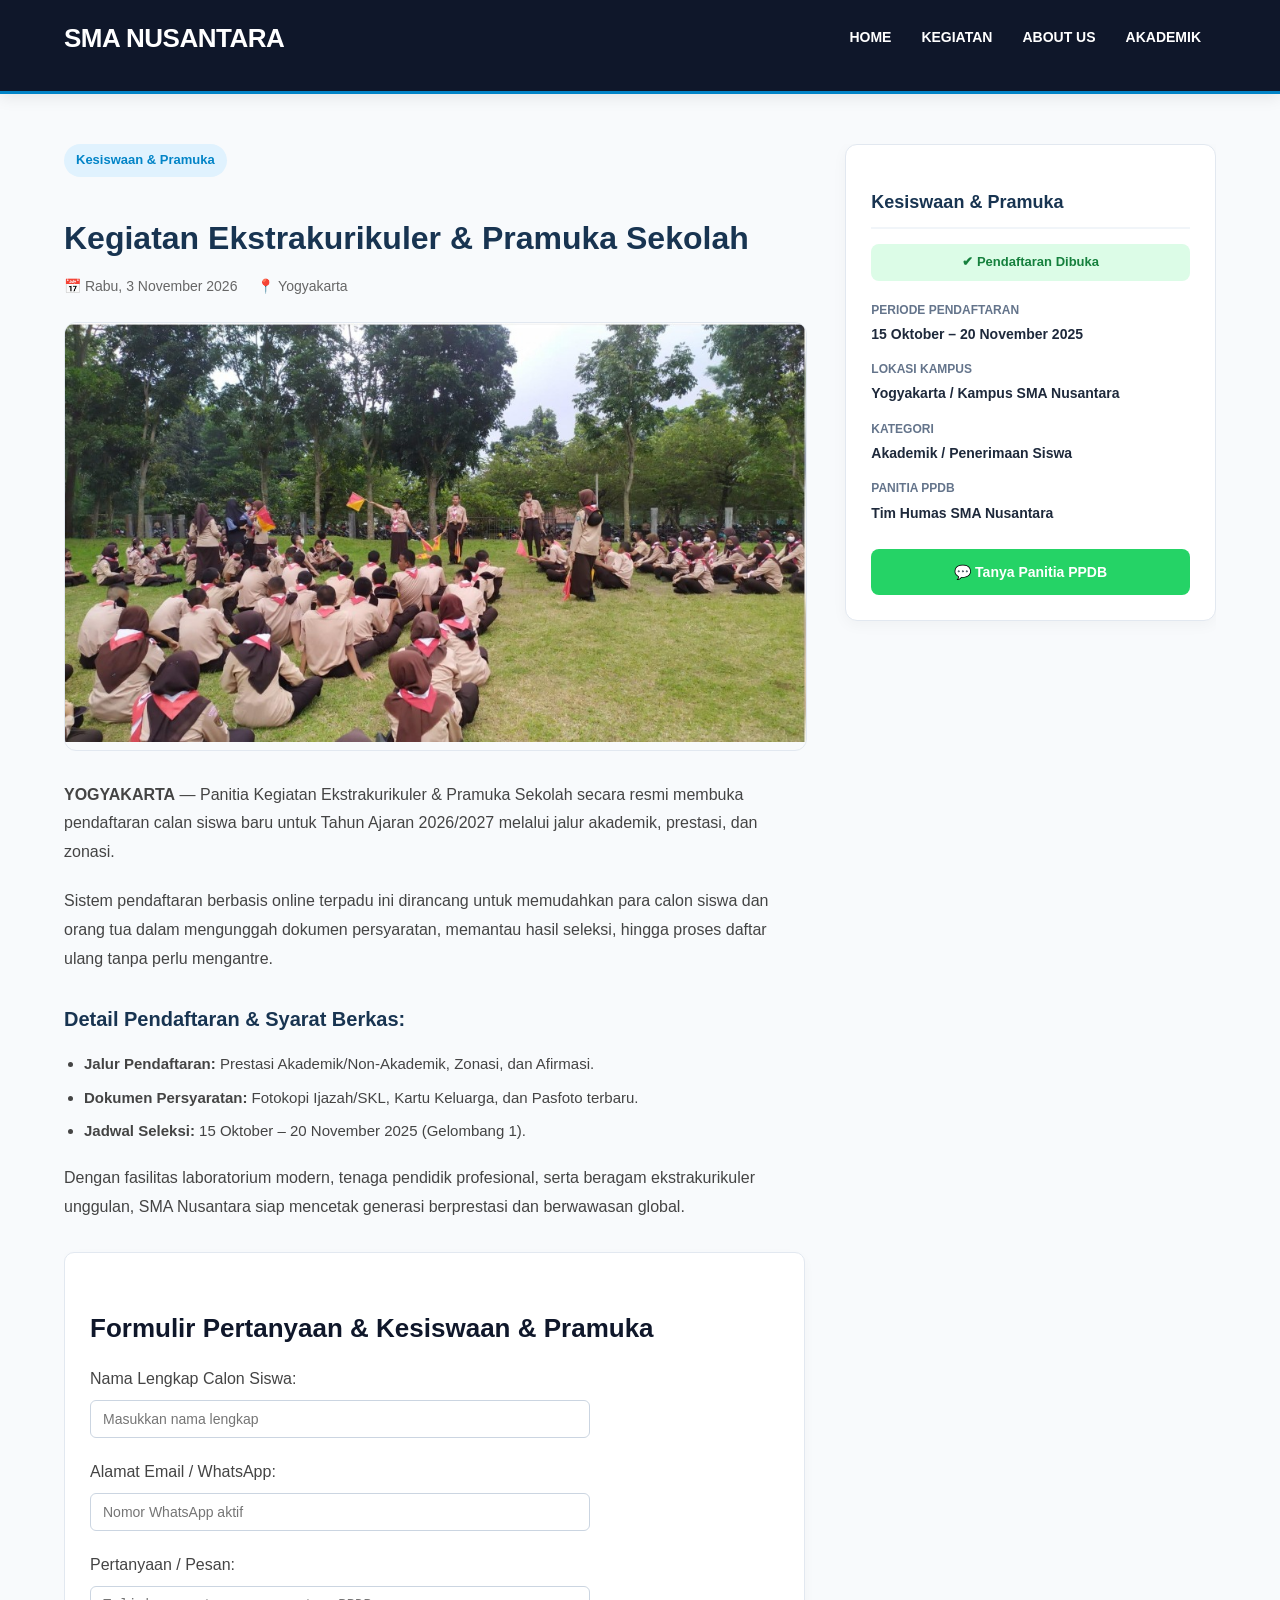
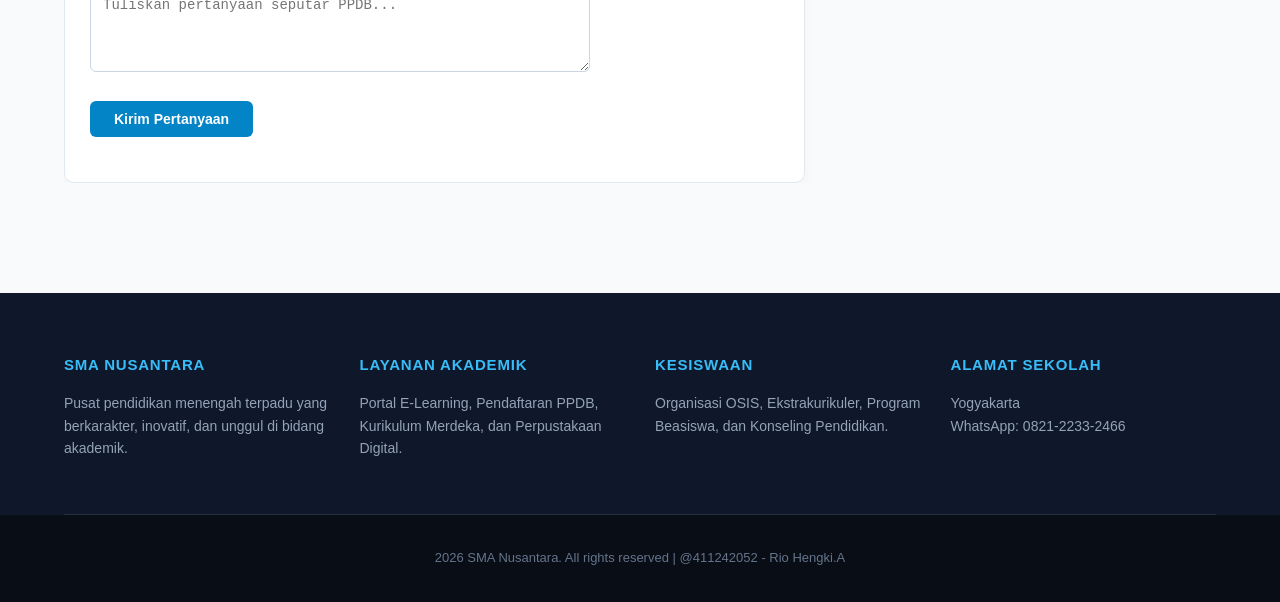
<file: detail-kegiatan4.html>
<!DOCTYPE html>
<html lang="id">
<head>
    <meta charset="utf-8">
    <meta name="viewport" content="width=device-width, initial-scale=1.0">
    <meta name="author" content="Rio">
    <title>PPDB | Penerimaan Peserta Didik Baru - SMA Nusantara</title>

    <!-- Menghubungkan file CSS utama dan css detail1-->
    <link rel="stylesheet" href="./style.css">
    <link rel="stylesheet" href="./style-detail1.css">
</head>
<body>

    <!-- Header & Navigasi -->
    <header>
        <div class="container">
            <div id="branding">
                <h1>SMA NUSANTARA</h1>
            </div>
            <nav>
                <ul>
                    <li><a href="index.html">Home</a></li>
                    <li><a href="index.html#kegiatan">Kegiatan</a></li>
                    <li><a href="about.html">About Us</a></li>
                    <li><a href="services.html">Akademik</a></li>
                </ul>
            </nav>
        </div>
    </header>

    <!-- Bagian Konten Detail (Layout 2 Kolom: Artikel & Sidebar) -->
    <section class="detail-section">
        <div class="container detail-wrapper">
            
            <!-- Kolom Kiri: Judul, Gambar Utama, & Artikel Lengkap -->
            <div class="detail-main">
                <span class="badge-kategori">Kesiswaan & Pramuka</span>
                <h1>Kegiatan Ekstrakurikuler & Pramuka Sekolah</h1>
                
                <div class="detail-meta-info">
                    <span>📅 Rabu, 3 November 2026</span>
                    <span>📍 Yogyakarta</span>
                </div>

                <!-- Gambar Utama Kegiatan -->
                <div class="detail-img-box">
                    <img src="./img/kegiatan4.jpeg" alt="PPDB SMA Nusantara">
                </div>

                <!-- Paragraf Penjelasan Lengkap -->
                <div class="detail-article">
                    <p><strong>YOGYAKARTA</strong> — Panitia Kegiatan Ekstrakurikuler & Pramuka Sekolah secara resmi membuka pendaftaran calan siswa baru untuk Tahun Ajaran 2026/2027 melalui jalur akademik, prestasi, dan zonasi.</p>
                    
                    <p>Sistem pendaftaran berbasis online terpadu ini dirancang untuk memudahkan para calon siswa dan orang tua dalam mengunggah dokumen persyaratan, memantau hasil seleksi, hingga proses daftar ulang tanpa perlu mengantre.</p>

                    <h3>Detail Pendaftaran & Syarat Berkas:</h3>
                    <ul>
                        <li><strong>Jalur Pendaftaran:</strong> Prestasi Akademik/Non-Akademik, Zonasi, dan Afirmasi.</li>
                        <li><strong>Dokumen Persyaratan:</strong> Fotokopi Ijazah/SKL, Kartu Keluarga, dan Pasfoto terbaru.</li>
                        <li><strong>Jadwal Seleksi:</strong> 15 Oktober – 20 November 2025 (Gelombang 1).</li>
                    </ul>

                    <p>Dengan fasilitas laboratorium modern, tenaga pendidik profesional, serta beragam ekstrakurikuler unggulan, SMA Nusantara siap mencetak generasi berprestasi dan berwawasan global.</p>

                    <!-- Form Pendaftaran / Kontak (Integrasi Tugas Modul 4) -->
                    <div class="form-section">
                        <h3 id="judul-detail">Formulir Pertanyaan &amp; Kesiswaan & Pramuka</h3>
                        <form action="#" method="POST">
                            <p>
                                <label for="nama">Nama Lengkap Calon Siswa:</label><br>
                                <input type="text" id="nama" name="nama" class="kotak-input" placeholder="Masukkan nama lengkap" required>
                            </p>
                            <p>
                                <label for="email">Alamat Email / WhatsApp:</label><br>
                                <input type="text" id="email" name="email" class="kotak-input" placeholder="Nomor WhatsApp aktif" required>
                            </p>
                            <p>
                                <label for="pesan">Pertanyaan / Pesan:</label><br>
                                <textarea id="pesan" name="pesan" class="kotak-input" rows="4" placeholder="Tuliskan pertanyaan seputar PPDB..." required></textarea>
                            </p>
                            <p>
                                <button type="submit" class="tombol-submit">Kirim Pertanyaan</button>
                            </p>
                        </form>
                    </div>

                </div>
            </div>

            <!-- Kolom Kanan: Sidebar Informasi Kegiatan -->
            <div class="detail-sidebar">
                <div class="sidebar-card">
                    <h3>Kesiswaan & Pramuka</h3>
                    <div class="status-badge">✔ Pendaftaran Dibuka</div>
                    
                    <ul class="sidebar-info-list">
                        <li>
                            <strong>Periode Pendaftaran</strong>
                            <span>15 Oktober – 20 November 2025</span>
                        </li>
                        <li>
                            <strong>Lokasi Kampus</strong>
                            <span>Yogyakarta / Kampus SMA Nusantara</span>
                        </li>
                        <li>
                            <strong>Kategori</strong>
                            <span>Akademik / Penerimaan Siswa</span>
                        </li>
                        <li>
                            <strong>Panitia PPDB</strong>
                            <span>Tim Humas SMA Nusantara</span>
                        </li>
                    </ul>

                    <a href="https://wa.me/6282122332466?text=Halo%20Panitia%20PPDB%20SMA%20Nusantara,%20saya%20ingin%20konsultasi%20pendaftaran" class="btn-sidebar-wa" target="_blank">
                        💬 Tanya Panitia PPDB
                    </a>
                </div>
            </div>

        </div>
    </section>

    <!-- Footer -->
    <footer>
        <div class="container footer-container">
            <div class="footer-col">
                <h3>SMA NUSANTARA</h3>
                <p>Pusat pendidikan menengah terpadu yang berkarakter, inovatif, dan unggul di bidang akademik.</p>
            </div>
            <div class="footer-col">
                <h3>LAYANAN AKADEMIK</h3>
                <p>Portal E-Learning, Pendaftaran PPDB, Kurikulum Merdeka, dan Perpustakaan Digital.</p>
            </div>
            <div class="footer-col">
                <h3>KESISWAAN</h3>
                <p>Organisasi OSIS, Ekstrakurikuler, Program Beasiswa, dan Konseling Pendidikan.</p>
            </div>
            <div class="footer-col">
                <h3>ALAMAT SEKOLAH</h3>
                <p>Yogyakarta<br>WhatsApp: 0821-2233-2466</p>
            </div>
        </div>
        <div class="footer-bottom">
            <p>2026 SMA Nusantara. All rights reserved | @411242052 - Rio Hengki.A</p>
        </div>
    </footer>

</body>
</html>
</file>
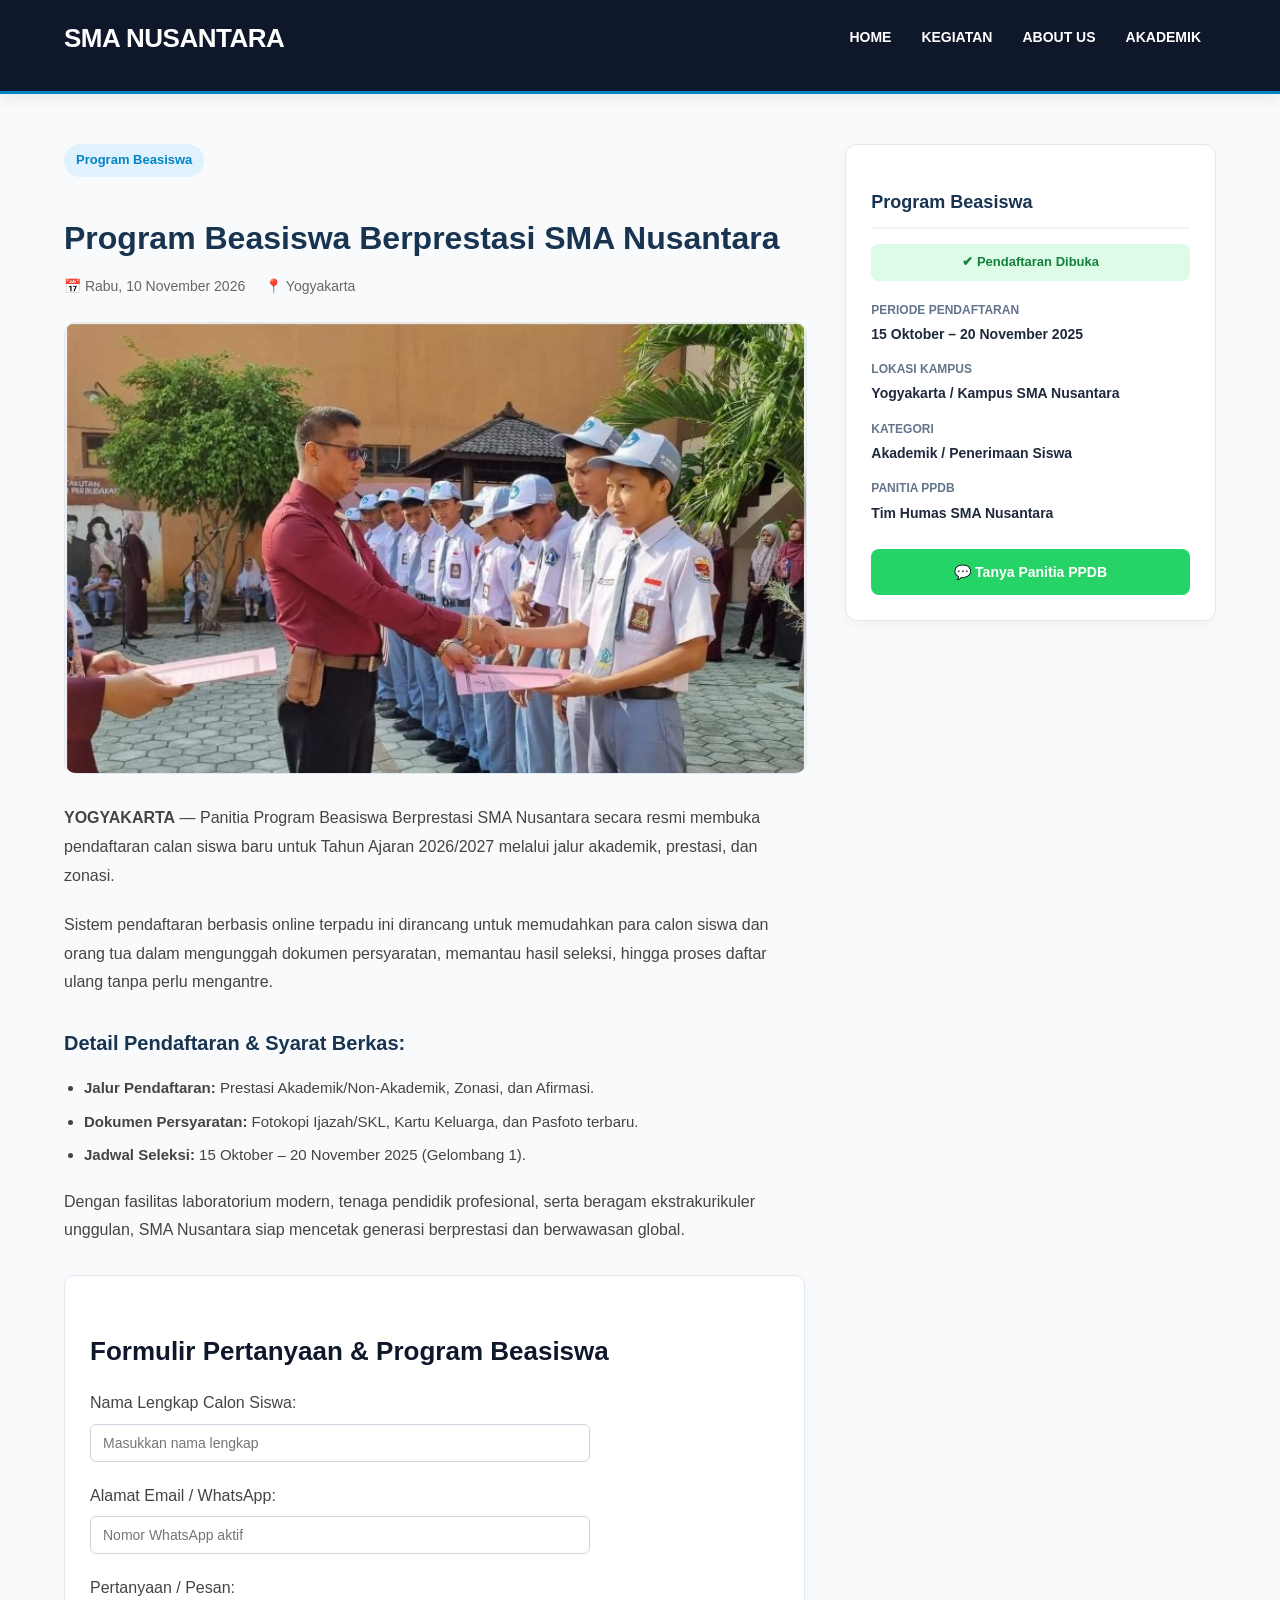
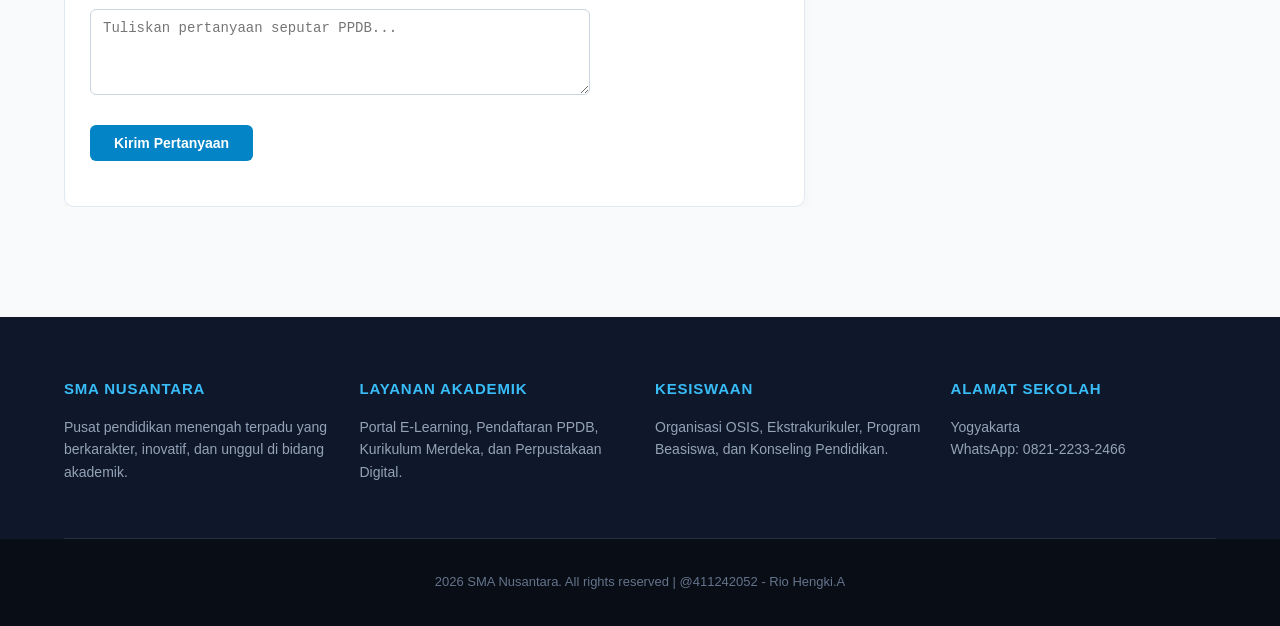
<file: detail-kegiatan5.html>
<!DOCTYPE html>
<html lang="id">
<head>
    <meta charset="utf-8">
    <meta name="viewport" content="width=device-width, initial-scale=1.0">
    <meta name="author" content="Rio">
    <title>PPDB | Penerimaan Peserta Didik Baru - SMA Nusantara</title>

    <!-- Menghubungkan file CSS utama dan css detail1-->
    <link rel="stylesheet" href="./style.css">
    <link rel="stylesheet" href="./style-detail1.css">
</head>
<body>

    <!-- Header & Navigasi -->
    <header>
        <div class="container">
            <div id="branding">
                <h1>SMA NUSANTARA</h1>
            </div>
            <nav>
                <ul>
                    <li><a href="index.html">Home</a></li>
                    <li><a href="index.html#kegiatan">Kegiatan</a></li>
                    <li><a href="about.html">About Us</a></li>
                    <li><a href="services.html">Akademik</a></li>
                </ul>
            </nav>
        </div>
    </header>

    <!-- Bagian Konten Detail (Layout 2 Kolom: Artikel & Sidebar) -->
    <section class="detail-section">
        <div class="container detail-wrapper">
            
            <!-- Kolom Kiri: Judul, Gambar Utama, & Artikel Lengkap -->
            <div class="detail-main">
                <span class="badge-kategori">Program Beasiswa</span>
                <h1>Program Beasiswa Berprestasi SMA Nusantara</h1>
                
                <div class="detail-meta-info">
                    <span>📅 Rabu, 10 November 2026</span>
                    <span>📍 Yogyakarta</span>
                </div>

                <!-- Gambar Utama Kegiatan -->
                <div class="detail-img-box">
                    <img src="./img/kegiatan5.jpeg" alt="PPDB SMA Nusantara">
                </div>

                <!-- Paragraf Penjelasan Lengkap -->
                <div class="detail-article">
                    <p><strong>YOGYAKARTA</strong> — Panitia Program Beasiswa Berprestasi SMA Nusantara secara resmi membuka pendaftaran calan siswa baru untuk Tahun Ajaran 2026/2027 melalui jalur akademik, prestasi, dan zonasi.</p>
                    
                    <p>Sistem pendaftaran berbasis online terpadu ini dirancang untuk memudahkan para calon siswa dan orang tua dalam mengunggah dokumen persyaratan, memantau hasil seleksi, hingga proses daftar ulang tanpa perlu mengantre.</p>

                    <h3>Detail Pendaftaran & Syarat Berkas:</h3>
                    <ul>
                        <li><strong>Jalur Pendaftaran:</strong> Prestasi Akademik/Non-Akademik, Zonasi, dan Afirmasi.</li>
                        <li><strong>Dokumen Persyaratan:</strong> Fotokopi Ijazah/SKL, Kartu Keluarga, dan Pasfoto terbaru.</li>
                        <li><strong>Jadwal Seleksi:</strong> 15 Oktober – 20 November 2025 (Gelombang 1).</li>
                    </ul>

                    <p>Dengan fasilitas laboratorium modern, tenaga pendidik profesional, serta beragam ekstrakurikuler unggulan, SMA Nusantara siap mencetak generasi berprestasi dan berwawasan global.</p>

                    <!-- Form Pendaftaran / Kontak (Integrasi Tugas Modul 4) -->
                    <div class="form-section">
                        <h3 id="judul-detail">Formulir Pertanyaan &amp; Program Beasiswa</h3>
                        <form action="#" method="POST">
                            <p>
                                <label for="nama">Nama Lengkap Calon Siswa:</label><br>
                                <input type="text" id="nama" name="nama" class="kotak-input" placeholder="Masukkan nama lengkap" required>
                            </p>
                            <p>
                                <label for="email">Alamat Email / WhatsApp:</label><br>
                                <input type="text" id="email" name="email" class="kotak-input" placeholder="Nomor WhatsApp aktif" required>
                            </p>
                            <p>
                                <label for="pesan">Pertanyaan / Pesan:</label><br>
                                <textarea id="pesan" name="pesan" class="kotak-input" rows="4" placeholder="Tuliskan pertanyaan seputar PPDB..." required></textarea>
                            </p>
                            <p>
                                <button type="submit" class="tombol-submit">Kirim Pertanyaan</button>
                            </p>
                        </form>
                    </div>

                </div>
            </div>

            <!-- Kolom Kanan: Sidebar Informasi Kegiatan -->
            <div class="detail-sidebar">
                <div class="sidebar-card">
                    <h3>Program Beasiswa</h3>
                    <div class="status-badge">✔ Pendaftaran Dibuka</div>
                    
                    <ul class="sidebar-info-list">
                        <li>
                            <strong>Periode Pendaftaran</strong>
                            <span>15 Oktober – 20 November 2025</span>
                        </li>
                        <li>
                            <strong>Lokasi Kampus</strong>
                            <span>Yogyakarta / Kampus SMA Nusantara</span>
                        </li>
                        <li>
                            <strong>Kategori</strong>
                            <span>Akademik / Penerimaan Siswa</span>
                        </li>
                        <li>
                            <strong>Panitia PPDB</strong>
                            <span>Tim Humas SMA Nusantara</span>
                        </li>
                    </ul>

                    <a href="https://wa.me/6282122332466?text=Halo%20Panitia%20PPDB%20SMA%20Nusantara,%20saya%20ingin%20konsultasi%20pendaftaran" class="btn-sidebar-wa" target="_blank">
                        💬 Tanya Panitia PPDB
                    </a>
                </div>
            </div>

        </div>
    </section>

    <!-- Footer -->
    <footer>
        <div class="container footer-container">
            <div class="footer-col">
                <h3>SMA NUSANTARA</h3>
                <p>Pusat pendidikan menengah terpadu yang berkarakter, inovatif, dan unggul di bidang akademik.</p>
            </div>
            <div class="footer-col">
                <h3>LAYANAN AKADEMIK</h3>
                <p>Portal E-Learning, Pendaftaran PPDB, Kurikulum Merdeka, dan Perpustakaan Digital.</p>
            </div>
            <div class="footer-col">
                <h3>KESISWAAN</h3>
                <p>Organisasi OSIS, Ekstrakurikuler, Program Beasiswa, dan Konseling Pendidikan.</p>
            </div>
            <div class="footer-col">
                <h3>ALAMAT SEKOLAH</h3>
                <p>Yogyakarta<br>WhatsApp: 0821-2233-2466</p>
            </div>
        </div>
        <div class="footer-bottom">
            <p>2026 SMA Nusantara. All rights reserved | @411242052 - Rio Hengki.A</p>
        </div>
    </footer>

</body>
</html>
</file>
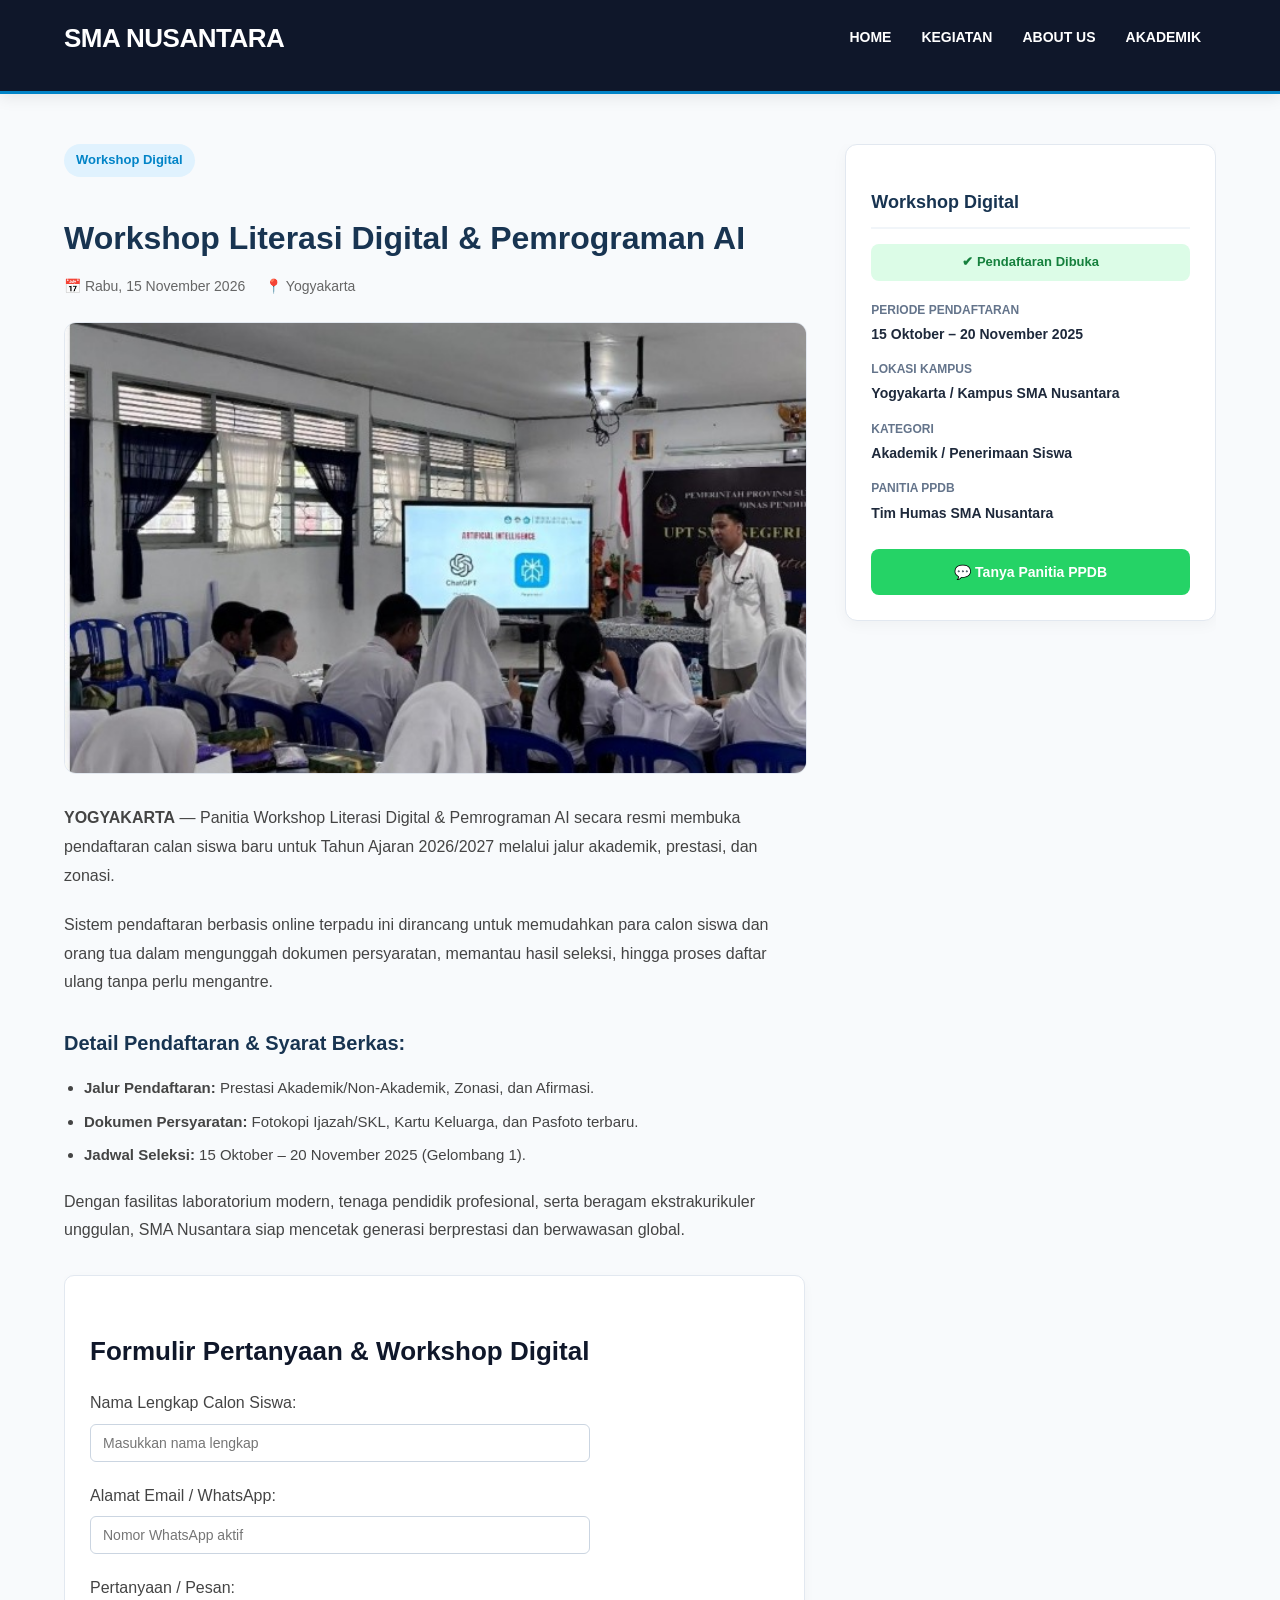
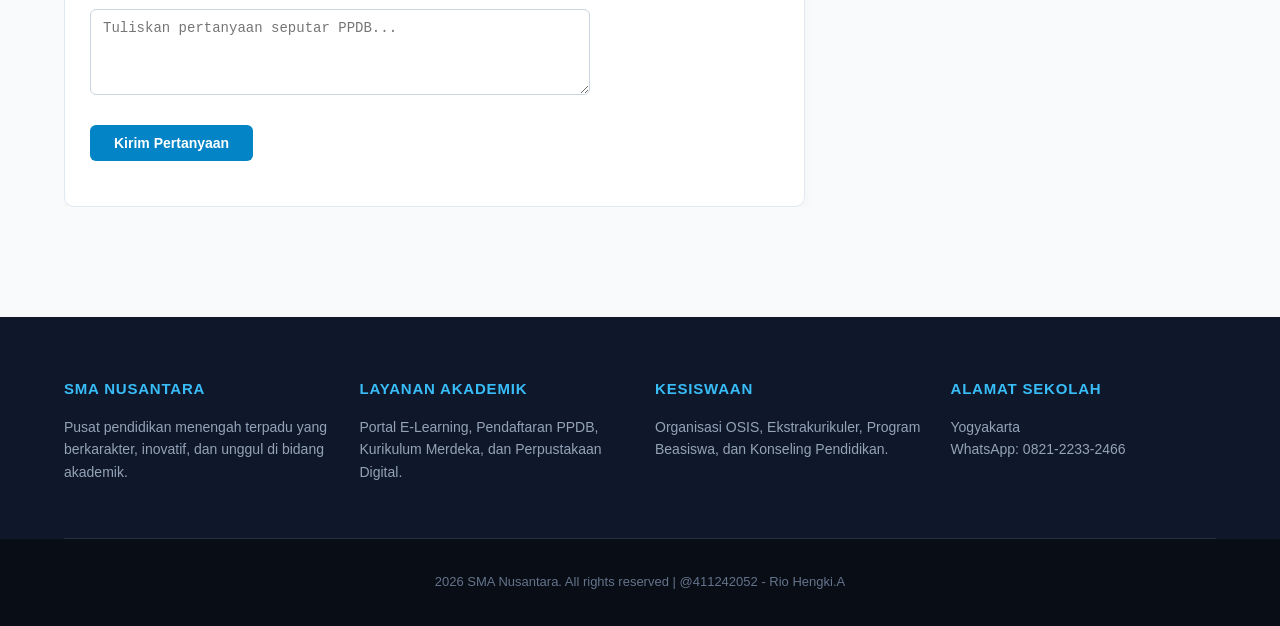
<file: detail-kegiatan6.html>
<!DOCTYPE html>
<html lang="id">
<head>
    <meta charset="utf-8">
    <meta name="viewport" content="width=device-width, initial-scale=1.0">
    <meta name="author" content="Rio">
    <title>PPDB | Penerimaan Peserta Didik Baru - SMA Nusantara</title>

    <!-- Menghubungkan file CSS utama dan css detail1-->
    <link rel="stylesheet" href="./style.css">
    <link rel="stylesheet" href="./style-detail1.css">
</head>
<body>

    <!-- Header & Navigasi -->
    <header>
        <div class="container">
            <div id="branding">
                <h1>SMA NUSANTARA</h1>
            </div>
            <nav>
                <ul>
                    <li><a href="index.html">Home</a></li>
                    <li><a href="index.html#kegiatan">Kegiatan</a></li>
                    <li><a href="about.html">About Us</a></li>
                    <li><a href="services.html">Akademik</a></li>
                </ul>
            </nav>
        </div>
    </header>

    <!-- Bagian Konten Detail (Layout 2 Kolom: Artikel & Sidebar) -->
    <section class="detail-section">
        <div class="container detail-wrapper">
            
            <!-- Kolom Kiri: Judul, Gambar Utama, & Artikel Lengkap -->
            <div class="detail-main">
                <span class="badge-kategori">Workshop Digital</span>
                <h1>Workshop Literasi Digital & Pemrograman AI</h1>
                
                <div class="detail-meta-info">
                    <span>📅 Rabu, 15 November 2026</span>
                    <span>📍 Yogyakarta</span>
                </div>

                <!-- Gambar Utama Kegiatan -->
                <div class="detail-img-box">
                    <img src="./img/kegiatan6.jpeg" alt="PPDB SMA Nusantara">
                </div>

                <!-- Paragraf Penjelasan Lengkap -->
                <div class="detail-article">
                    <p><strong>YOGYAKARTA</strong> — Panitia Workshop Literasi Digital & Pemrograman AI secara resmi membuka pendaftaran calan siswa baru untuk Tahun Ajaran 2026/2027 melalui jalur akademik, prestasi, dan zonasi.</p>
                    
                    <p>Sistem pendaftaran berbasis online terpadu ini dirancang untuk memudahkan para calon siswa dan orang tua dalam mengunggah dokumen persyaratan, memantau hasil seleksi, hingga proses daftar ulang tanpa perlu mengantre.</p>

                    <h3>Detail Pendaftaran & Syarat Berkas:</h3>
                    <ul>
                        <li><strong>Jalur Pendaftaran:</strong> Prestasi Akademik/Non-Akademik, Zonasi, dan Afirmasi.</li>
                        <li><strong>Dokumen Persyaratan:</strong> Fotokopi Ijazah/SKL, Kartu Keluarga, dan Pasfoto terbaru.</li>
                        <li><strong>Jadwal Seleksi:</strong> 15 Oktober – 20 November 2025 (Gelombang 1).</li>
                    </ul>

                    <p>Dengan fasilitas laboratorium modern, tenaga pendidik profesional, serta beragam ekstrakurikuler unggulan, SMA Nusantara siap mencetak generasi berprestasi dan berwawasan global.</p>

                    <!-- Form Pendaftaran / Kontak (Integrasi Tugas Modul 4) -->
                    <div class="form-section">
                        <h3 id="judul-detail">Formulir Pertanyaan &amp; Workshop Digital</h3>
                        <form action="#" method="POST">
                            <p>
                                <label for="nama">Nama Lengkap Calon Siswa:</label><br>
                                <input type="text" id="nama" name="nama" class="kotak-input" placeholder="Masukkan nama lengkap" required>
                            </p>
                            <p>
                                <label for="email">Alamat Email / WhatsApp:</label><br>
                                <input type="text" id="email" name="email" class="kotak-input" placeholder="Nomor WhatsApp aktif" required>
                            </p>
                            <p>
                                <label for="pesan">Pertanyaan / Pesan:</label><br>
                                <textarea id="pesan" name="pesan" class="kotak-input" rows="4" placeholder="Tuliskan pertanyaan seputar PPDB..." required></textarea>
                            </p>
                            <p>
                                <button type="submit" class="tombol-submit">Kirim Pertanyaan</button>
                            </p>
                        </form>
                    </div>

                </div>
            </div>

            <!-- Kolom Kanan: Sidebar Informasi Kegiatan -->
            <div class="detail-sidebar">
                <div class="sidebar-card">
                    <h3>Workshop Digital</h3>
                    <div class="status-badge">✔ Pendaftaran Dibuka</div>
                    
                    <ul class="sidebar-info-list">
                        <li>
                            <strong>Periode Pendaftaran</strong>
                            <span>15 Oktober – 20 November 2025</span>
                        </li>
                        <li>
                            <strong>Lokasi Kampus</strong>
                            <span>Yogyakarta / Kampus SMA Nusantara</span>
                        </li>
                        <li>
                            <strong>Kategori</strong>
                            <span>Akademik / Penerimaan Siswa</span>
                        </li>
                        <li>
                            <strong>Panitia PPDB</strong>
                            <span>Tim Humas SMA Nusantara</span>
                        </li>
                    </ul>

                    <a href="https://wa.me/6282122332466?text=Halo%20Panitia%20PPDB%20SMA%20Nusantara,%20saya%20ingin%20konsultasi%20pendaftaran" class="btn-sidebar-wa" target="_blank">
                        💬 Tanya Panitia PPDB
                    </a>
                </div>
            </div>

        </div>
    </section>

    <!-- Footer -->
    <footer>
        <div class="container footer-container">
            <div class="footer-col">
                <h3>SMA NUSANTARA</h3>
                <p>Pusat pendidikan menengah terpadu yang berkarakter, inovatif, dan unggul di bidang akademik.</p>
            </div>
            <div class="footer-col">
                <h3>LAYANAN AKADEMIK</h3>
                <p>Portal E-Learning, Pendaftaran PPDB, Kurikulum Merdeka, dan Perpustakaan Digital.</p>
            </div>
            <div class="footer-col">
                <h3>KESISWAAN</h3>
                <p>Organisasi OSIS, Ekstrakurikuler, Program Beasiswa, dan Konseling Pendidikan.</p>
            </div>
            <div class="footer-col">
                <h3>ALAMAT SEKOLAH</h3>
                <p>Yogyakarta<br>WhatsApp: 0821-2233-2466</p>
            </div>
        </div>
        <div class="footer-bottom">
            <p>2026 SMA Nusantara. All rights reserved | @411242052 - Rio Hengki.A</p>
        </div>
    </footer>

</body>
</html>
</file>
<file: style.css>
/* =========================================================
   STYLE UTAMA SMA NUSANTARA (CLEAN & MINIMALIS)
========================================================= */

body {
    font-family: 'Segoe UI', Tahoma, Geneva, Verdana, sans-serif;
    padding: 0;
    margin: 0;
    background-color: #f8fafc;
    color: #334155;
    line-height: 1.6;
}

/* Container Pusat */
.container {
    width: 90%;
    max-width: 1200px;
    margin: 0 auto;
    overflow: hidden;
}

/* =========================
   ANNOUNCEMENT BAR (ATAS)
========================= */
#announcement-bar {
    background-color: #fffbeb;
    color: #92400e;
    padding: 10px 15px;
    font-size: 13px;
    border-bottom: 1px solid #fef3c7;
    text-align: center;
    position: relative;
}

.announcement-content {
    display: flex;
    justify-content: center;
    align-items: center;
    position: relative;
}

.close-announcement {
    position: absolute;
    right: 10px;
    cursor: pointer;
    font-size: 18px;
    font-weight: bold;
    color: #b45309;
}

.close-announcement:hover {
    color: #ea580c;
}

/* =========================
   HEADER & NAVIGASI (Sticky)
========================= */
header {
    background: #0f172a;
    color: #ffffff;
    padding-top: 18px;
    padding-bottom: 18px;
    min-height: 55px;
    border-bottom: #0284c7 3px solid;
    box-shadow: 0 4px 15px rgba(0, 0, 0, 0.08);
    position: sticky;
    top: 0;
    z-index: 1000;
}

header a {
    color: #ffffff;
    text-decoration: none;
    text-transform: uppercase;
    font-size: 14px;
    font-weight: bold;
    transition: color 0.2s ease;
}

header ul {
    padding: 0;
    margin: 0;
    list-style: none;
}

header li {
    float: left;
    padding: 0 15px;
}

header #branding {
    float: left;
}

header #branding h1 {
    margin: 0;
    font-size: 26px;
    letter-spacing: -0.5px;
}

header .highlight-led {
    background: linear-gradient(90deg, #00f2fe, #4facfe, #00ff87, #ffe600, #ff007f);
    -webkit-background-clip: text;
    -webkit-text-fill-color: transparent;
    font-weight: bold;
    filter: drop-shadow(0 0 2px rgba(255, 255, 255, 0.4));
}

header nav {
    float: right;
    margin-top: 6px;
}

header .current a,
header a:hover {
    color: #38bdf8;
}

/* =========================
   BANNER / SHOWCASE (Dua Kolom Cerah)
========================= */
#showcase {
    position: relative;
    overflow: hidden;
    background: linear-gradient(135deg, #f0f9ff 0%, #e0f2fe 60%, #bae6fd 100%);
    padding: 70px 20px;
    color: #0f172a;
}

.showcase-wrap {
    position: relative;
    z-index: 2;
    max-width: 1100px;
    margin: 0 auto;
    display: grid;
    grid-template-columns: 1.1fr 0.9fr;
    gap: 48px;
    align-items: center;
}

.badge {
    display: inline-block;
    font-size: 12px;
    font-weight: 700;
    letter-spacing: 1px;
    text-transform: uppercase;
    color: #0284c7;
    background: #ffffff;
    padding: 6px 14px;
    border-radius: 999px;
    margin-bottom: 18px;
    box-shadow: 0 2px 6px rgba(2, 132, 199, 0.1);
}

#showcase h1 {
    font-size: clamp(28px, 3.5vw, 42px);
    font-weight: 800;
    line-height: 1.2;
    color: #0f172a;
    margin: 0 0 16px;
}

#showcase p {
    font-size: 16px;
    line-height: 1.7;
    color: #334155;
    margin: 0 0 28px;
}

.showcase-actions {
    display: flex;
    gap: 12px;
    flex-wrap: wrap;
}

.btn-primary,
.btn-outline {
    padding: 12px 24px;
    border-radius: 8px;
    font-weight: 600;
    text-decoration: none;
    transition: all 0.3s ease;
}

.btn-primary {
    background: #0284c7;
    color: #ffffff;
    box-shadow: 0 4px 12px rgba(2, 132, 199, 0.25);
}

.btn-primary:hover {
    background: #0369a1;
}

.btn-outline {
    border: 2px solid #0284c7;
    color: #0284c7;
    background: #ffffff;
}

.btn-outline:hover {
    background: #e0f2fe;
}

/* =========================
   KOTAK VISUAL KANAN (Gaya Kartu Sekolah)
========================= */
.showcase-visual {
    display: flex;
    justify-content: center;
    align-items: center;
}

.school-card-box {
    background: #ffffff;
    width: 100%;
    max-width: 420px;
    padding: 40px 30px;
    border-radius: 20px;
    box-shadow: 0 20px 40px rgba(2, 132, 199, 0.12);
    border: 1px solid #e0f2fe;
    text-align: center;
    position: relative;
    overflow: hidden;
}

.school-card-box::before {
    content: '';
    position: absolute;
    top: 0;
    left: 0;
    width: 100%;
    height: 6px;
    background: linear-gradient(90deg, #0284c7, #38bdf8);
}

.school-logo-placeholder {
    width: 70px;
    height: 70px;
    background: #0f172a;
    color: #38bdf8;
    font-size: 20px;
    font-weight: 800;
    border-radius: 50%;
    display: flex;
    align-items: center;
    justify-content: center;
    margin: 0 auto 15px auto;
    box-shadow: 0 4px 10px rgba(15, 23, 42, 0.2);
}

.school-card-box h2 {
    font-size: 28px;
    font-weight: 800;
    color: #0f172a;
    margin: 0 0 10px 0;
    letter-spacing: 0.5px;
}

.school-card-box p {
    font-size: 13px;
    color: #64748b;
    margin: 0;
    font-weight: 500;
}

/* Responsif untuk HP / Tablet */
@media (max-width: 768px) {
    .showcase-wrap {
        grid-template-columns: 1fr;
        text-align: center;
    }
    .showcase-actions {
        justify-content: center;
    }
    .school-card-box {
        margin-top: 20px;
    }
}

/* =========================
   BLOK AGENDA & KARTU KEGIATAN (TANPA GAMBAR)
========================= */
.kegiatan-section {
    margin-top: 30px;
    padding: 30px 0 60px 0;
}

.kegiatan-section h2 {
    text-align: center;
    color: #0f172a;
    font-size: 32px;
    font-weight: 800;
    margin-bottom: 5px;
}

.kegiatan-section .subtitle {
    text-align: center;
    color: #64748b;
    margin-bottom: 40px;
    font-size: 15px;
}

.kegiatan-grid {
    display: grid;
    grid-template-columns: repeat(3, 1fr);
    gap: 28px;
}

.card {
    background: #ffffff;
    border-radius: 12px;
    border: 1px solid #e2e8f0;
    box-shadow: 0 4px 12px rgba(0, 0, 0, 0.03);
    overflow: hidden;
    transition: all 0.3s ease;
    display: flex;
    flex-direction: column;
    justify-content: space-between;
}

.card:hover {
    transform: translateY(-6px);
    box-shadow: 0 12px 28px rgba(2, 132, 199, 0.12);
    border-color: #bae6fd;
}

.card-body {
    padding: 25px;
    display: flex;
    flex-direction: column;
    height: 100%;
}

.agenda-badge {
    display: inline-block;
    background: linear-gradient(135deg, #0284c7 0%, #0369a1 100%);
    color: #ffffff;
    font-size: 12px;
    font-weight: 600;
    padding: 6px 14px;
    border-radius: 999px;
    margin-bottom: 16px;
    align-self: flex-start;
    box-shadow: 0 4px 10px rgba(2, 132, 199, 0.25);
}

.card-title {
    color: #0f172a;
    margin-bottom: 12px;
    font-size: 20px;
    font-weight: 700;
    line-height: 1.3;
}

.agenda-info {
    font-size: 13px;
    color: #64748b;
    margin: 4px 0;
}

.card-link {
    color: #0284c7;
    text-decoration: none;
    font-weight: 700;
    font-size: 13px;
    letter-spacing: 0.5px;
    display: inline-block;
    margin-top: 18px;
    transition: color 0.2s;
}

.card-link:hover {
    color: #0369a1;
    text-decoration: underline;
}

/* =========================
   FOOTER 4 KOLOM & COPYRIGHT
========================= */
footer {
    background: #0f172a;
    color: #ffffff;
    margin-top: 60px;
    padding-top: 45px;
    clear: both;
}

.footer-container {
    display: grid;
    grid-template-columns: repeat(4, 1fr);
    gap: 30px;
    padding-bottom: 35px;
    border-bottom: 1px solid rgba(255, 255, 255, 0.1);
}

.footer-col {
    margin-bottom: 20px;
}

.footer-col h3 {
    font-size: 15px;
    margin-bottom: 15px;
    color: #38bdf8;
    text-transform: uppercase;
    letter-spacing: 0.8px;
    font-weight: 700;
}

.footer-col p {
    color: #94a3b8;
    font-size: 14px;
    line-height: 1.6;
    margin: 0;
}

.footer-bottom {
    text-align: center;
    padding: 20px;
    font-size: 13px;
    color: #64748b;
    background: #090d16;
}

/* =========================
   TOMBOL FLOATING WA
========================= */
.floating-wa {
    position: fixed;
    bottom: 25px;
    right: 25px;
    background-color: #25d366;
    color: white;
    width: 55px;
    height: 55px;
    border-radius: 50%;
    display: flex;
    align-items: center;
    justify-content: center;
    box-shadow: 0 4px 14px rgba(37, 211, 102, 0.4);
    z-index: 1000;
    transition: transform 0.3s ease, background-color 0.3s ease;
}

.floating-wa svg {
    width: 30px;
    height: 30px;
}

.floating-wa:hover {
    transform: scale(1.1);
    background-color: #20ba5a;
}

/* =========================
   TAMBAHAN KHUSUS MODUL 4 (FORM)
========================= */
.form-section {
    background: #ffffff;
    padding: 25px;
    border-radius: 10px;
    border: 1px solid #e2e8f0;
    box-shadow: 0 4px 12px rgba(0, 0, 0, 0.03);
    margin-top: 30px;
}

#judul-detail {
    color: #0f172a;
    font-size: 26px;
    font-weight: 700;
    margin-bottom: 10px;
}

.kotak-input {
    width: 100%;
    max-width: 500px;
    padding: 10px 12px;
    margin-top: 6px;
    border: 1px solid #cbd5e1;
    border-radius: 6px;
    font-size: 14px;
    box-sizing: border-box;
}

.kotak-input:focus {
    outline: none;
    border-color: #0284c7;
    box-shadow: 0 0 0 3px rgba(2, 132, 199, 0.15);
}

.tombol-submit {
    background-color: #0284c7;
    color: white;
    padding: 10px 24px;
    border: none;
    border-radius: 6px;
    font-size: 14px;
    font-weight: 600;
    cursor: pointer;
    transition: background 0.2s ease;
}

.tombol-submit:hover {
    background-color: #0369a1;
}

/* =========================
   RESPONSIF (TABLET & HP)
========================= */
@media (max-width: 900px) {
    .kegiatan-grid {
        grid-template-columns: repeat(2, 1fr);
    }
    .footer-container {
        grid-template-columns: repeat(2, 1fr);
    }
}

@media (max-width: 768px) {
    header #branding,
    header nav {
        float: none;
        text-align: center;
    }
    header nav {
        margin-top: 15px;
    }
    header li {
        float: none;
        display: inline-block;
        padding: 5px 8px;
    }
    .showcase-wrap,
    .kegiatan-grid {
        grid-template-columns: 1fr;
    }
    #showcase {
        padding: 50px 15px;
    }
    #showcase h1 {
        margin-top: 25px;
        font-size: 28px;
    }
}

@media (max-width: 600px) {
    .footer-container {
        grid-template-columns: 1fr;
    }
}
</file>
<file: style-detail1.css>
/* =========================
   STYLE KHUSUS HALAMAN DETAIL KEGIATAN
========================= */

.detail-section {
    padding: 50px 0;
}

.detail-wrapper {
    display: grid;
    grid-template-columns: 2fr 1fr;
    gap: 40px;
    align-items: start;
}

.badge-kategori {
    display: inline-block;
    background-color: #e0f2fe;
    color: #0284c7;
    padding: 6px 12px;
    border-radius: 20px;
    font-size: 13px;
    font-weight: bold;
    margin-bottom: 15px;
}

.detail-main h1 {
    font-size: 32px;
    color: #183451;
    margin-bottom: 15px;
    line-height: 1.3;
}

.detail-meta-info {
    display: flex;
    gap: 20px;
    font-size: 14px;
    color: #666;
    margin-bottom: 25px;
}

.detail-img-box {
    width: 100%;
    max-height: 450px;
    border-radius: 12px;
    overflow: hidden;
    margin-bottom: 30px;
    border: 1px solid #e2e8f0;
}

.detail-img-box img {
    width: 100%;
    height: 100%;
    object-fit: cover;
}

.detail-article p {
    font-size: 16px;
    line-height: 1.8;
    color: #444;
    margin-bottom: 20px;
}

.detail-article h3 {
    font-size: 20px;
    color: #183451;
    margin: 30px 0 15px 0;
}

.detail-article ul {
    margin-bottom: 20px;
    padding-left: 20px;
}

.detail-article li {
    font-size: 15px;
    line-height: 1.7;
    color: #444;
    margin-bottom: 8px;
}

/* Sidebar Kotak Kanan */
.sidebar-card {
    background: #ffffff;
    border: 1px solid #e2e8f0;
    border-radius: 12px;
    padding: 25px;
    box-shadow: 0 4px 15px rgba(0, 0, 0, 0.04);
    position: sticky;
    top: 90px;
}

.sidebar-card h3 {
    font-size: 18px;
    color: #183451;
    margin-bottom: 15px;
    border-bottom: 2px solid #f1f5f9;
    padding-bottom: 10px;
}

.status-badge {
    background-color: #dcfce7;
    color: #15803d;
    padding: 8px 12px;
    border-radius: 8px;
    font-size: 13px;
    font-weight: bold;
    text-align: center;
    margin-bottom: 20px;
}

.sidebar-info-list {
    list-style: none;
    padding: 0;
    margin: 0 0 25px 0;
}

.sidebar-info-list li {
    display: flex;
    flex-direction: column;
    margin-bottom: 15px;
    font-size: 14px;
}

.sidebar-info-list strong {
    color: #64748b;
    font-size: 12px;
    text-transform: uppercase;
    margin-bottom: 3px;
}

.sidebar-info-list span {
    color: #1e293b;
    font-weight: 600;
}

.btn-sidebar-wa {
    display: block;
    text-align: center;
    background-color: #25d366;
    color: #ffffff;
    text-decoration: none;
    padding: 12px;
    border-radius: 8px;
    font-weight: bold;
    font-size: 14px;
    transition: background-color 0.2s;
}

.btn-sidebar-wa:hover {
    background-color: #20ba5a;
}

/* Responsif untuk HP / Tablet */
@media (max-width: 900px) {
    .detail-wrapper {
        grid-template-columns: 1fr;
    }
    .sidebar-card {
        position: static;
    }
}
</file>
